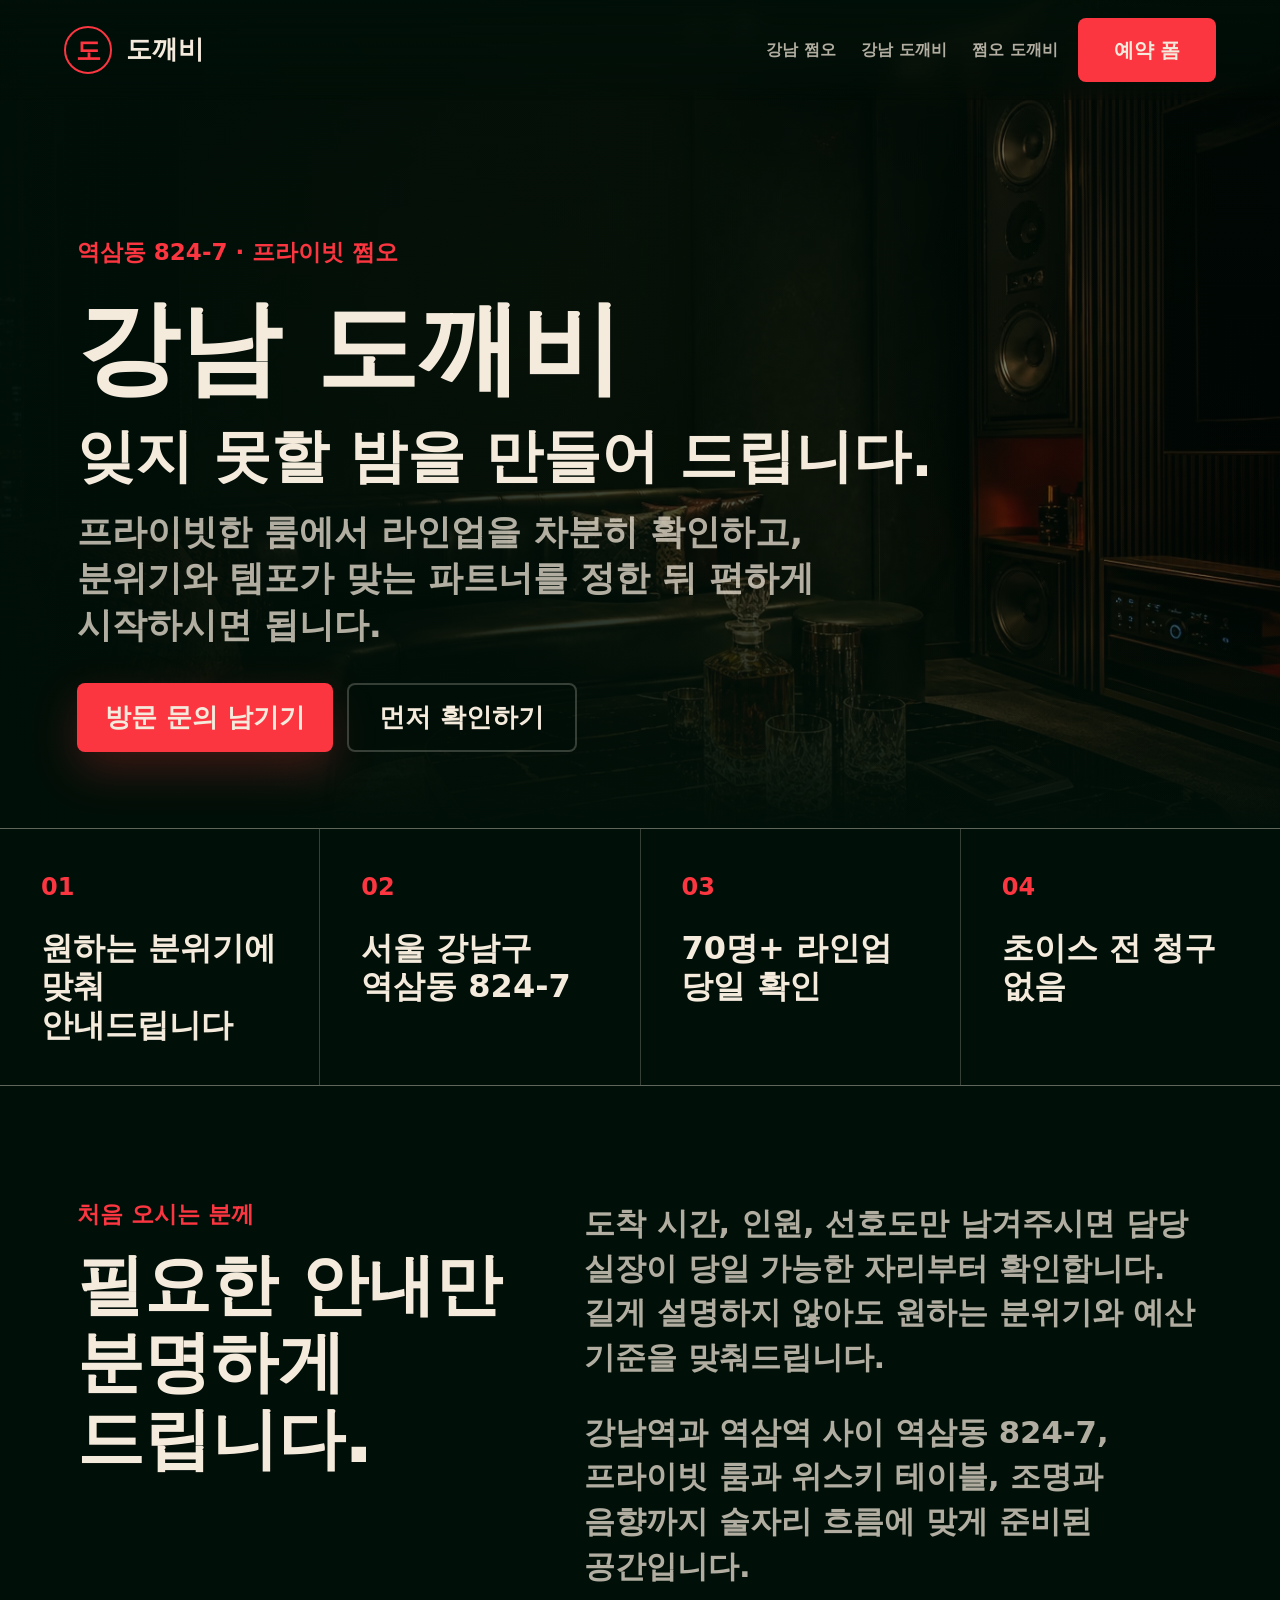
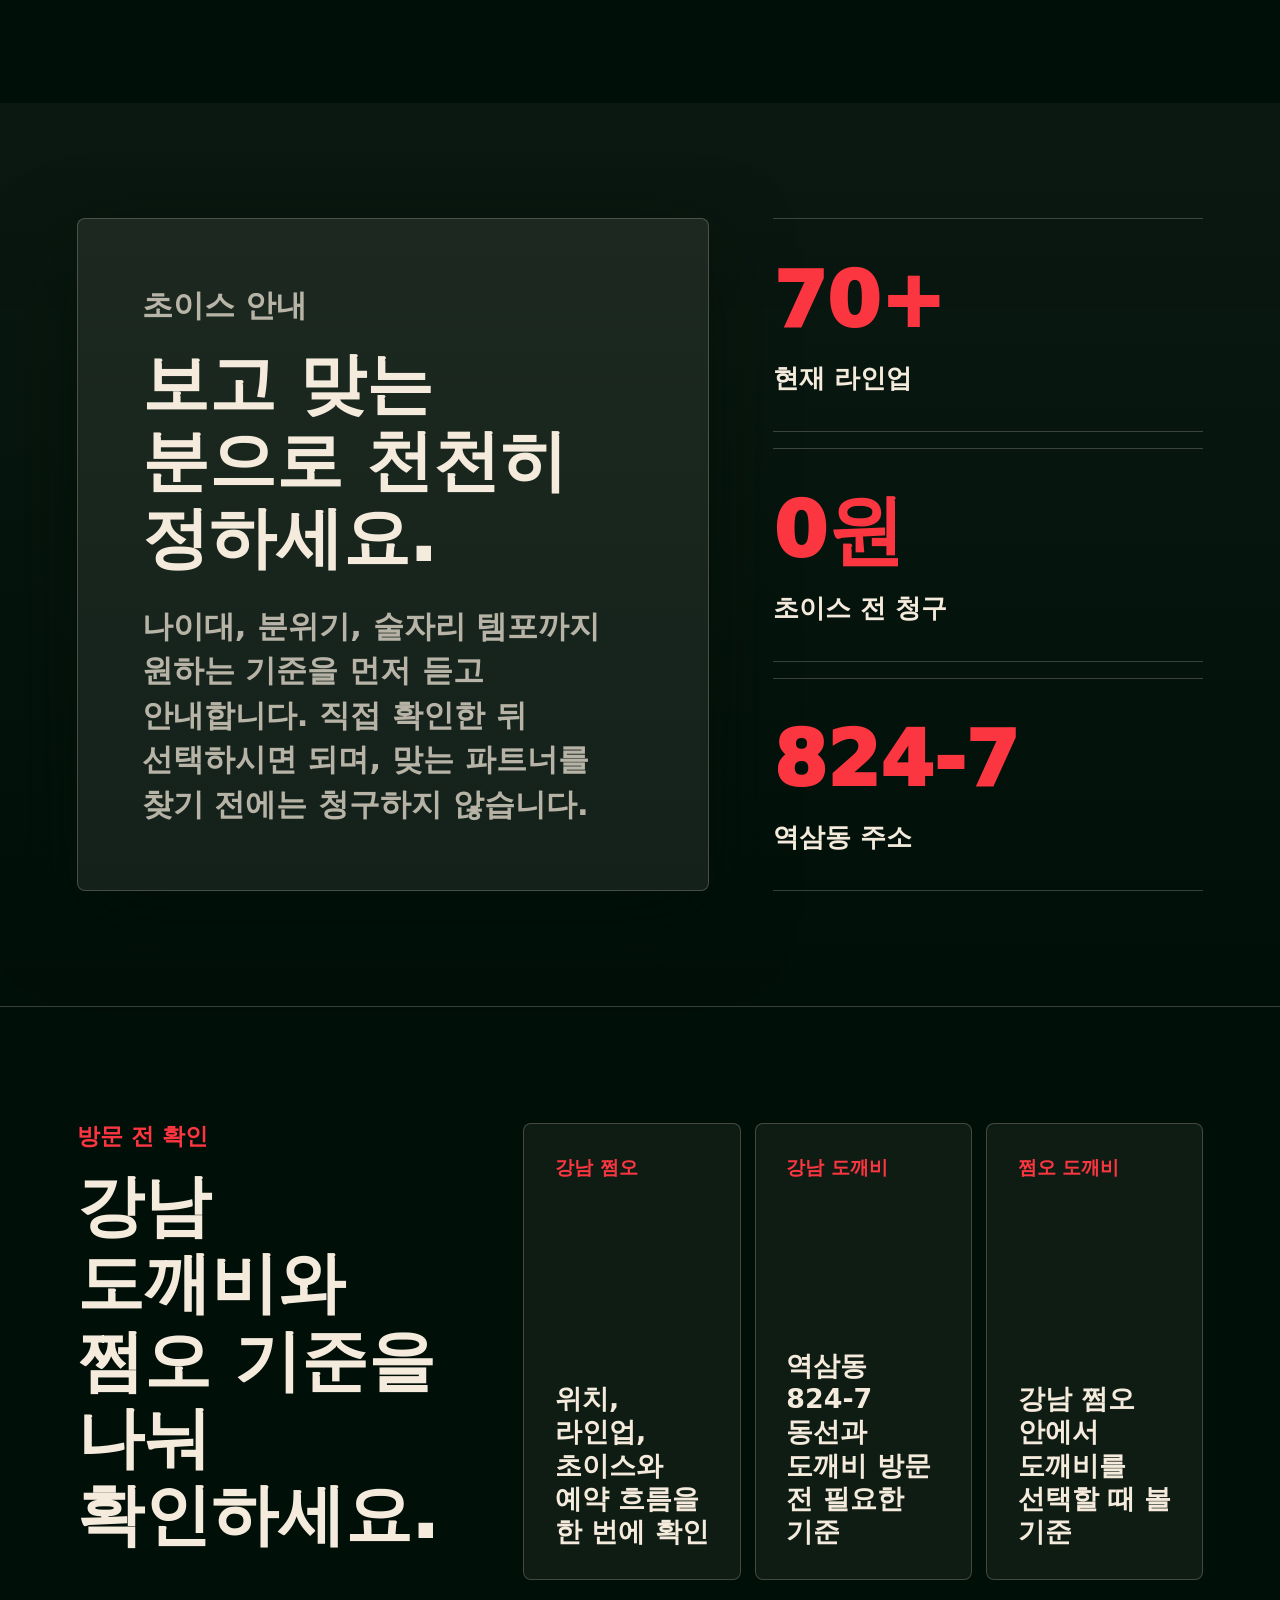
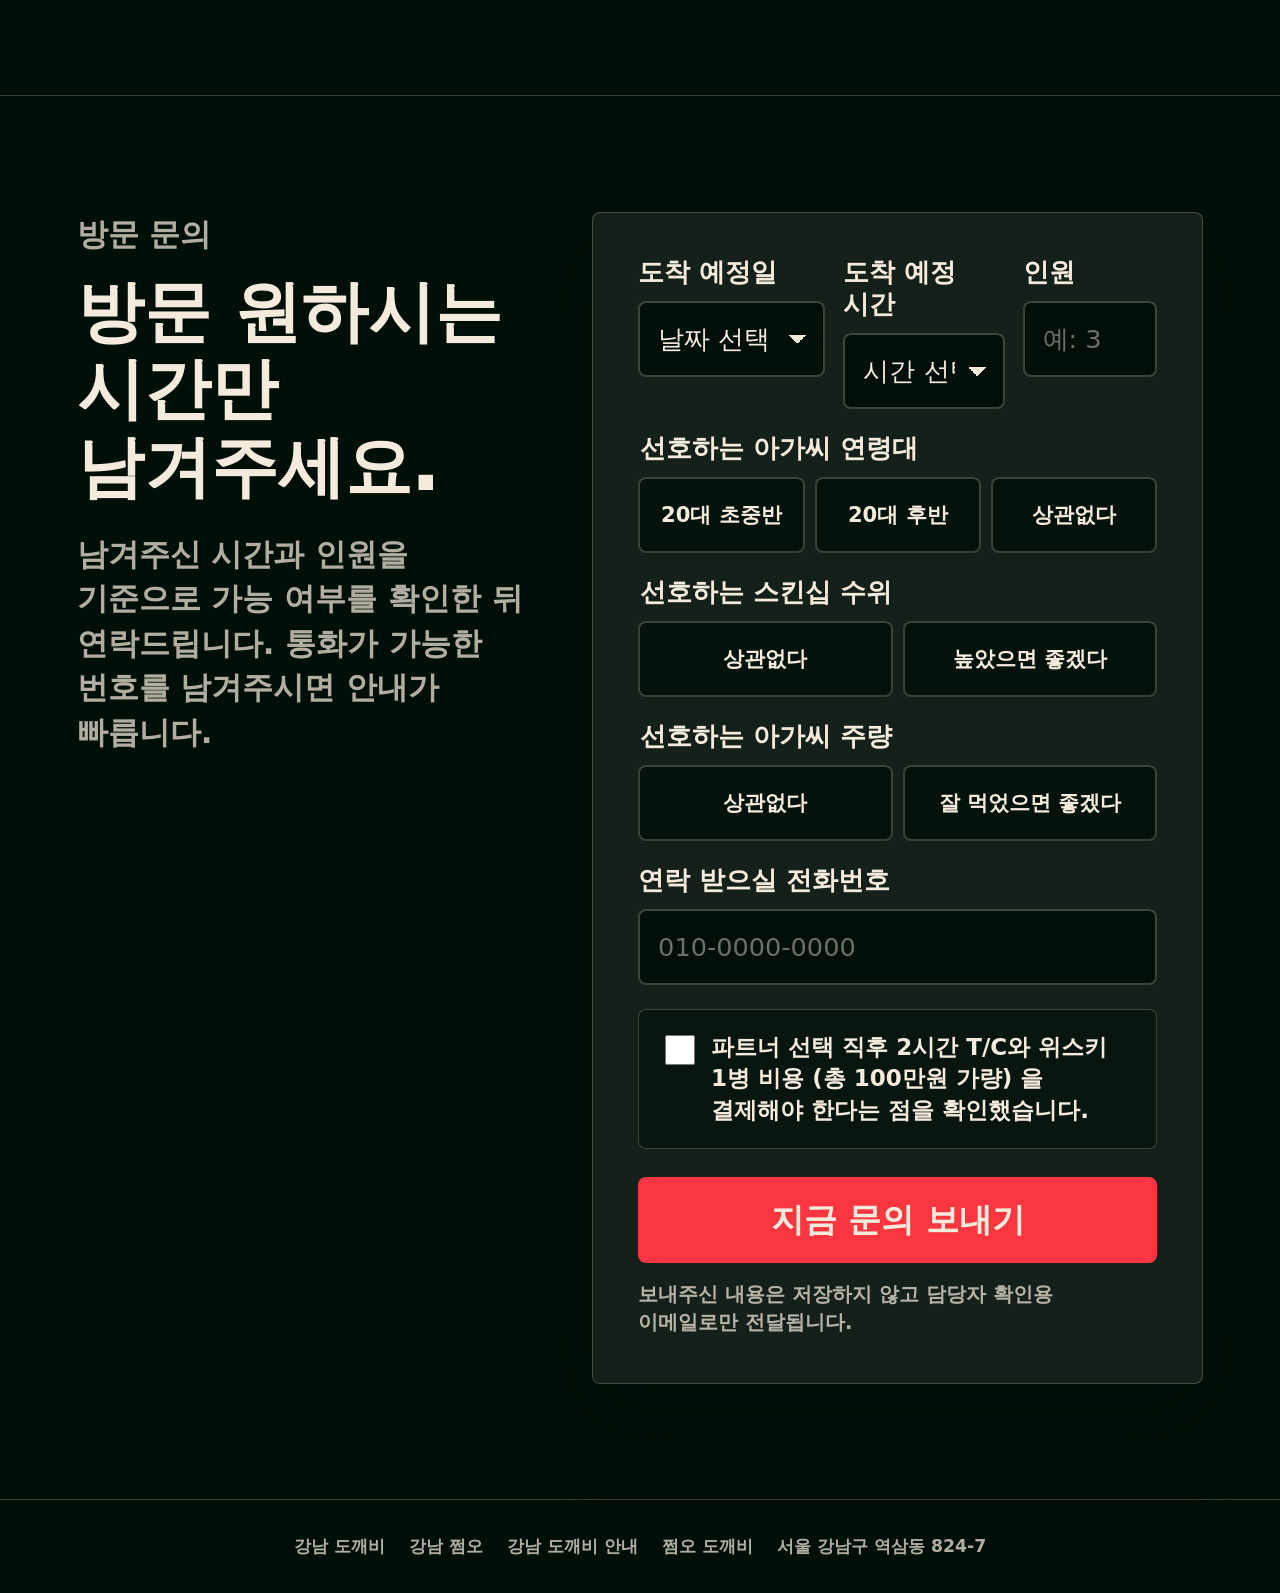
<file: index.html>
<!doctype html>
<html lang="ko">
  <head>
    <meta charset="utf-8">
    <meta name="viewport" content="width=device-width, initial-scale=1">
    <title>강남 도깨비 | 역삼동 프라이빗 쩜오 예약</title>
    <meta
      name="description"
      content="서울 강남구 역삼동 824-7 강남 도깨비. 강남 쩜오와 프라이빗 쩜오 방문 문의, 70명+ 라인업, 초이스 전 청구 없는 예약 안내."
    >
    <meta name="robots" content="index,follow">
    <link rel="canonical" href="https://nightingangnam.vercel.app/">
    <meta property="og:type" content="website">
    <meta property="og:locale" content="ko_KR">
    <meta property="og:site_name" content="강남 도깨비">
    <meta property="og:url" content="https://nightingangnam.vercel.app/">
    <meta property="og:title" content="강남 도깨비 | 역삼동 프라이빗 쩜오 예약">
    <meta
      property="og:description"
      content="강남 도깨비 방문 전 위치, 라인업, 초이스 기준, 예약 문의를 한 번에 확인하세요."
    >
    <meta property="og:image" content="https://nightingangnam.vercel.app/assets/dokkaebi-lounge-hero.png">
    <meta property="og:image:width" content="1774">
    <meta property="og:image:height" content="887">
    <meta name="twitter:card" content="summary_large_image">
    <meta name="twitter:title" content="강남 도깨비 | 역삼동 프라이빗 쩜오 예약">
    <meta
      name="twitter:description"
      content="강남 쩜오와 강남 도깨비 방문 문의를 위한 위치, 라인업, 예약 기준 안내."
    >
    <meta name="twitter:image" content="https://nightingangnam.vercel.app/assets/dokkaebi-lounge-hero.png">
    <meta name="theme-color" content="#000F08">
    <link rel="preload" href="assets/dokkaebi-lounge-hero.avif" as="image" type="image/avif">
    <link rel="stylesheet" href="styles.css">
    <script type="application/ld+json">
      {
        "@context": "https://schema.org",
        "@graph": [
          {
            "@type": "WebSite",
            "@id": "https://nightingangnam.vercel.app/#website",
            "url": "https://nightingangnam.vercel.app/",
            "name": "강남 도깨비",
            "inLanguage": "ko-KR"
          },
          {
            "@type": "EntertainmentBusiness",
            "@id": "https://nightingangnam.vercel.app/#business",
            "name": "강남 도깨비",
            "url": "https://nightingangnam.vercel.app/",
            "image": "https://nightingangnam.vercel.app/assets/dokkaebi-lounge-hero.png",
            "description": "서울 강남구 역삼동 824-7에 있는 프라이빗 쩜오 방문 문의 페이지입니다.",
            "address": {
              "@type": "PostalAddress",
              "streetAddress": "역삼동 824-7",
              "addressLocality": "강남구",
              "addressRegion": "서울",
              "addressCountry": "KR"
            },
            "areaServed": [
              {
                "@type": "Place",
                "name": "강남"
              },
              {
                "@type": "Place",
                "name": "역삼동"
              }
            ]
          },
          {
            "@type": "WebPage",
            "@id": "https://nightingangnam.vercel.app/#webpage",
            "url": "https://nightingangnam.vercel.app/",
            "name": "강남 도깨비 | 역삼동 프라이빗 쩜오 예약",
            "description": "강남 도깨비 방문 문의, 위치, 라인업, 초이스 기준, 예약 안내.",
            "isPartOf": {
              "@id": "https://nightingangnam.vercel.app/#website"
            },
            "about": {
              "@id": "https://nightingangnam.vercel.app/#business"
            },
            "inLanguage": "ko-KR"
          }
        ]
      }
    </script>
  </head>
  <body>
    <header class="site-header" aria-label="상단 안내">
      <a class="brand" href="./" aria-label="강남 도깨비 홈">
        <span class="brand-mark" aria-hidden="true">도</span>
        <span>도깨비</span>
      </a>
      <nav class="site-nav" aria-label="주요 페이지">
        <a href="gangnam-jjeomo/">강남 쩜오</a>
        <a href="gangnam-dokkaebi/">강남 도깨비</a>
        <a href="jjeomo-dokkaebi/">쩜오 도깨비</a>
      </nav>
      <a class="header-cta" href="#reservation">예약 폼</a>
    </header>

    <main id="top">
      <section class="hero" aria-labelledby="hero-title">
        <picture>
          <source srcset="assets/dokkaebi-lounge-hero.avif" type="image/avif">
          <source srcset="assets/dokkaebi-lounge-hero.webp" type="image/webp">
          <img
            class="hero-image"
            src="assets/dokkaebi-lounge-hero.png"
            width="1774"
            height="887"
            fetchpriority="high"
            decoding="async"
            alt="강남 도깨비 프라이빗 쩜오의 위스키 테이블과 레드 조명 룸"
          >
        </picture>
        <div class="hero-overlay" aria-hidden="true"></div>
        <div class="hero-content">
          <p class="eyebrow">역삼동 824-7 · 프라이빗 쩜오</p>
          <h1 id="hero-title">강남 도깨비</h1>
          <p class="hero-lede">잊지 못할 밤을 만들어 드립니다.</p>
          <p class="hero-copy">
            프라이빗한 룸에서 라인업을 차분히 확인하고, 분위기와 템포가 맞는 파트너를
            정한 뒤 편하게 시작하시면 됩니다.
          </p>
          <div class="hero-actions">
            <a class="primary-button" href="#reservation">방문 문의 남기기</a>
            <a class="secondary-button" href="#details">먼저 확인하기</a>
          </div>
        </div>
      </section>

      <section id="details" class="trust-band" aria-label="도깨비 핵심 안내">
        <article class="trust-item">
          <span class="trust-number">01</span>
          <strong>원하는 분위기에 맞춰 안내드립니다</strong>
        </article>
        <article class="trust-item">
          <span class="trust-number">02</span>
          <strong>서울 강남구 역삼동 824-7</strong>
        </article>
        <article class="trust-item">
          <span class="trust-number">03</span>
          <strong>70명+ 라인업 당일 확인</strong>
        </article>
        <article class="trust-item">
          <span class="trust-number">04</span>
          <strong>초이스 전 청구 없음</strong>
        </article>
      </section>

      <section class="intro-section" aria-labelledby="intro-title">
        <div class="section-heading">
          <p class="eyebrow">처음 오시는 분께</p>
          <h2 id="intro-title">필요한 안내만 분명하게 드립니다.</h2>
        </div>
        <div class="intro-copy">
          <p>
            도착 시간, 인원, 선호도만 남겨주시면 담당 실장이 당일 가능한 자리부터
            확인합니다. 길게 설명하지 않아도 원하는 분위기와 예산 기준을 맞춰드립니다.
          </p>
          <p>
            강남역과 역삼역 사이 역삼동 824-7, 프라이빗 룸과 위스키 테이블, 조명과
            음향까지 술자리 흐름에 맞게 준비된 공간입니다.
          </p>
        </div>
      </section>

      <section class="choice-section" aria-label="초이스 안내">
        <div class="choice-panel">
          <p class="eyebrow">초이스 안내</p>
          <h2>보고 맞는 분으로 천천히 정하세요.</h2>
          <p>
            나이대, 분위기, 술자리 템포까지 원하는 기준을 먼저 듣고 안내합니다. 직접
            확인한 뒤 선택하시면 되며, 맞는 파트너를 찾기 전에는 청구하지 않습니다.
          </p>
        </div>
        <div class="choice-metrics" aria-label="운영 정보">
          <div>
            <strong>70+</strong>
            <span>현재 라인업</span>
          </div>
          <div>
            <strong>0원</strong>
            <span>초이스 전 청구</span>
          </div>
          <div>
            <strong>824-7</strong>
            <span>역삼동 주소</span>
          </div>
        </div>
      </section>

      <section class="seo-links-section" aria-labelledby="seo-links-title">
        <div class="section-heading">
          <p class="eyebrow">방문 전 확인</p>
          <h2 id="seo-links-title">강남 도깨비와 쩜오 기준을 나눠 확인하세요.</h2>
        </div>
        <div class="link-grid">
          <a class="link-card" href="gangnam-jjeomo/">
            <span>강남 쩜오</span>
            <strong>위치, 라인업, 초이스와 예약 흐름을 한 번에 확인</strong>
          </a>
          <a class="link-card" href="gangnam-dokkaebi/">
            <span>강남 도깨비</span>
            <strong>역삼동 824-7 동선과 도깨비 방문 전 필요한 기준</strong>
          </a>
          <a class="link-card" href="jjeomo-dokkaebi/">
            <span>쩜오 도깨비</span>
            <strong>강남 쩜오 안에서 도깨비를 선택할 때 볼 기준</strong>
          </a>
        </div>
      </section>

      <section id="reservation" class="reservation-section" aria-labelledby="reservation-title">
        <div class="reservation-copy">
          <p class="eyebrow">방문 문의</p>
          <h2 id="reservation-title">방문 원하시는 시간만 남겨주세요.</h2>
          <p>
            남겨주신 시간과 인원을 기준으로 가능 여부를 확인한 뒤 연락드립니다. 통화가
            가능한 번호를 남겨주시면 안내가 빠릅니다.
          </p>
        </div>

        <form class="reservation-form" id="reservation-form" autocomplete="on" novalidate>
          <input type="hidden" name="_subject" value="강남 도깨비 방문 문의">
          <input type="hidden" name="_template" value="table">
          <input type="hidden" name="_captcha" value="false">
          <input type="text" name="_honey" tabindex="-1" autocomplete="off" class="honeypot" aria-hidden="true">
          <input type="hidden" name="도착 예정 시간" id="arrival-datetime">

          <div class="form-grid arrival-grid">
            <label class="field">
              <span>도착 예정일</span>
              <select name="도착 예정일" id="arrival-day" required>
                <option value="">날짜 선택</option>
                <option value="오늘">오늘</option>
                <option value="내일">내일</option>
                <option value="모레">모레</option>
                <option value="전화로 조율">전화로 조율</option>
              </select>
            </label>

            <label class="field">
              <span>도착 예정 시간</span>
              <select id="arrival-time" required>
                <option value="">시간 선택</option>
                <option value="0시">0시</option>
                <option value="1시">1시</option>
                <option value="2시">2시</option>
                <option value="3시">3시</option>
                <option value="4시">4시</option>
                <option value="5시">5시</option>
                <option value="6시">6시</option>
                <option value="7시">7시</option>
                <option value="8시">8시</option>
                <option value="9시">9시</option>
                <option value="10시">10시</option>
                <option value="11시">11시</option>
                <option value="12시">12시</option>
                <option value="13시">13시</option>
                <option value="14시">14시</option>
                <option value="15시">15시</option>
                <option value="16시">16시</option>
                <option value="17시">17시</option>
                <option value="18시">18시</option>
                <option value="19시">19시</option>
                <option value="20시">20시</option>
                <option value="21시">21시</option>
                <option value="22시">22시</option>
                <option value="23시">23시</option>
              </select>
            </label>

            <label class="field">
              <span>인원</span>
              <input type="number" name="인원" min="1" max="30" step="1" placeholder="예: 3" required>
            </label>
          </div>

          <fieldset class="choice-field">
            <legend>선호하는 아가씨 연령대</legend>
            <div class="segmented">
              <label><input type="radio" name="선호하는 아가씨 연령대" value="20대 초중반" required><span>20대 초중반</span></label>
              <label><input type="radio" name="선호하는 아가씨 연령대" value="20대 후반"><span>20대 후반</span></label>
              <label><input type="radio" name="선호하는 아가씨 연령대" value="상관없다"><span>상관없다</span></label>
            </div>
          </fieldset>

          <fieldset class="choice-field">
            <legend>선호하는 스킨십 수위</legend>
            <div class="segmented two">
              <label><input type="radio" name="선호하는 스킨십 수위" value="상관없다" required><span>상관없다</span></label>
              <label><input type="radio" name="선호하는 스킨십 수위" value="높았으면 좋겠다"><span>높았으면 좋겠다</span></label>
            </div>
          </fieldset>

          <fieldset class="choice-field">
            <legend>선호하는 아가씨 주량</legend>
            <div class="segmented two">
              <label><input type="radio" name="선호하는 아가씨 주량" value="상관없다" required><span>상관없다</span></label>
              <label><input type="radio" name="선호하는 아가씨 주량" value="잘 먹었으면 좋겠다"><span>잘 먹었으면 좋겠다</span></label>
            </div>
          </fieldset>

          <label class="field">
            <span>연락 받으실 전화번호</span>
            <input type="tel" name="연락 받으실 전화번호" inputmode="tel" placeholder="010-0000-0000" required>
          </label>

          <label class="confirm-field">
            <input type="checkbox" name="결제 기준 확인" value="확인함" required>
            <span>
              파트너 선택 직후 2시간 T/C와 위스키 1병 비용 (총 100만원 가량) 을
              결제해야 한다는 점을 확인했습니다.
            </span>
          </label>

          <button class="submit-button" type="submit">지금 문의 보내기</button>
          <p class="form-note">보내주신 내용은 저장하지 않고 담당자 확인용 이메일로만 전달됩니다.</p>
        </form>
      </section>
    </main>

    <div class="modal" id="response-modal" role="dialog" aria-modal="true" aria-labelledby="modal-title" hidden>
      <div class="modal-panel">
        <h2 id="modal-title">문의가 접수되었습니다.</h2>
        <p id="modal-message">곧 담당 실장이 전화드릴 예정입니다. 휴대폰을 잘 확인해 주세요.</p>
        <button class="modal-button" type="button" id="modal-close">확인</button>
      </div>
    </div>

    <footer class="site-footer" aria-label="하단 안내">
      <a href="./">강남 도깨비</a>
      <a href="gangnam-jjeomo/">강남 쩜오</a>
      <a href="gangnam-dokkaebi/">강남 도깨비 안내</a>
      <a href="jjeomo-dokkaebi/">쩜오 도깨비</a>
      <span>서울 강남구 역삼동 824-7</span>
    </footer>

    <script src="script.js"></script>
  </body>
</html>
</file>
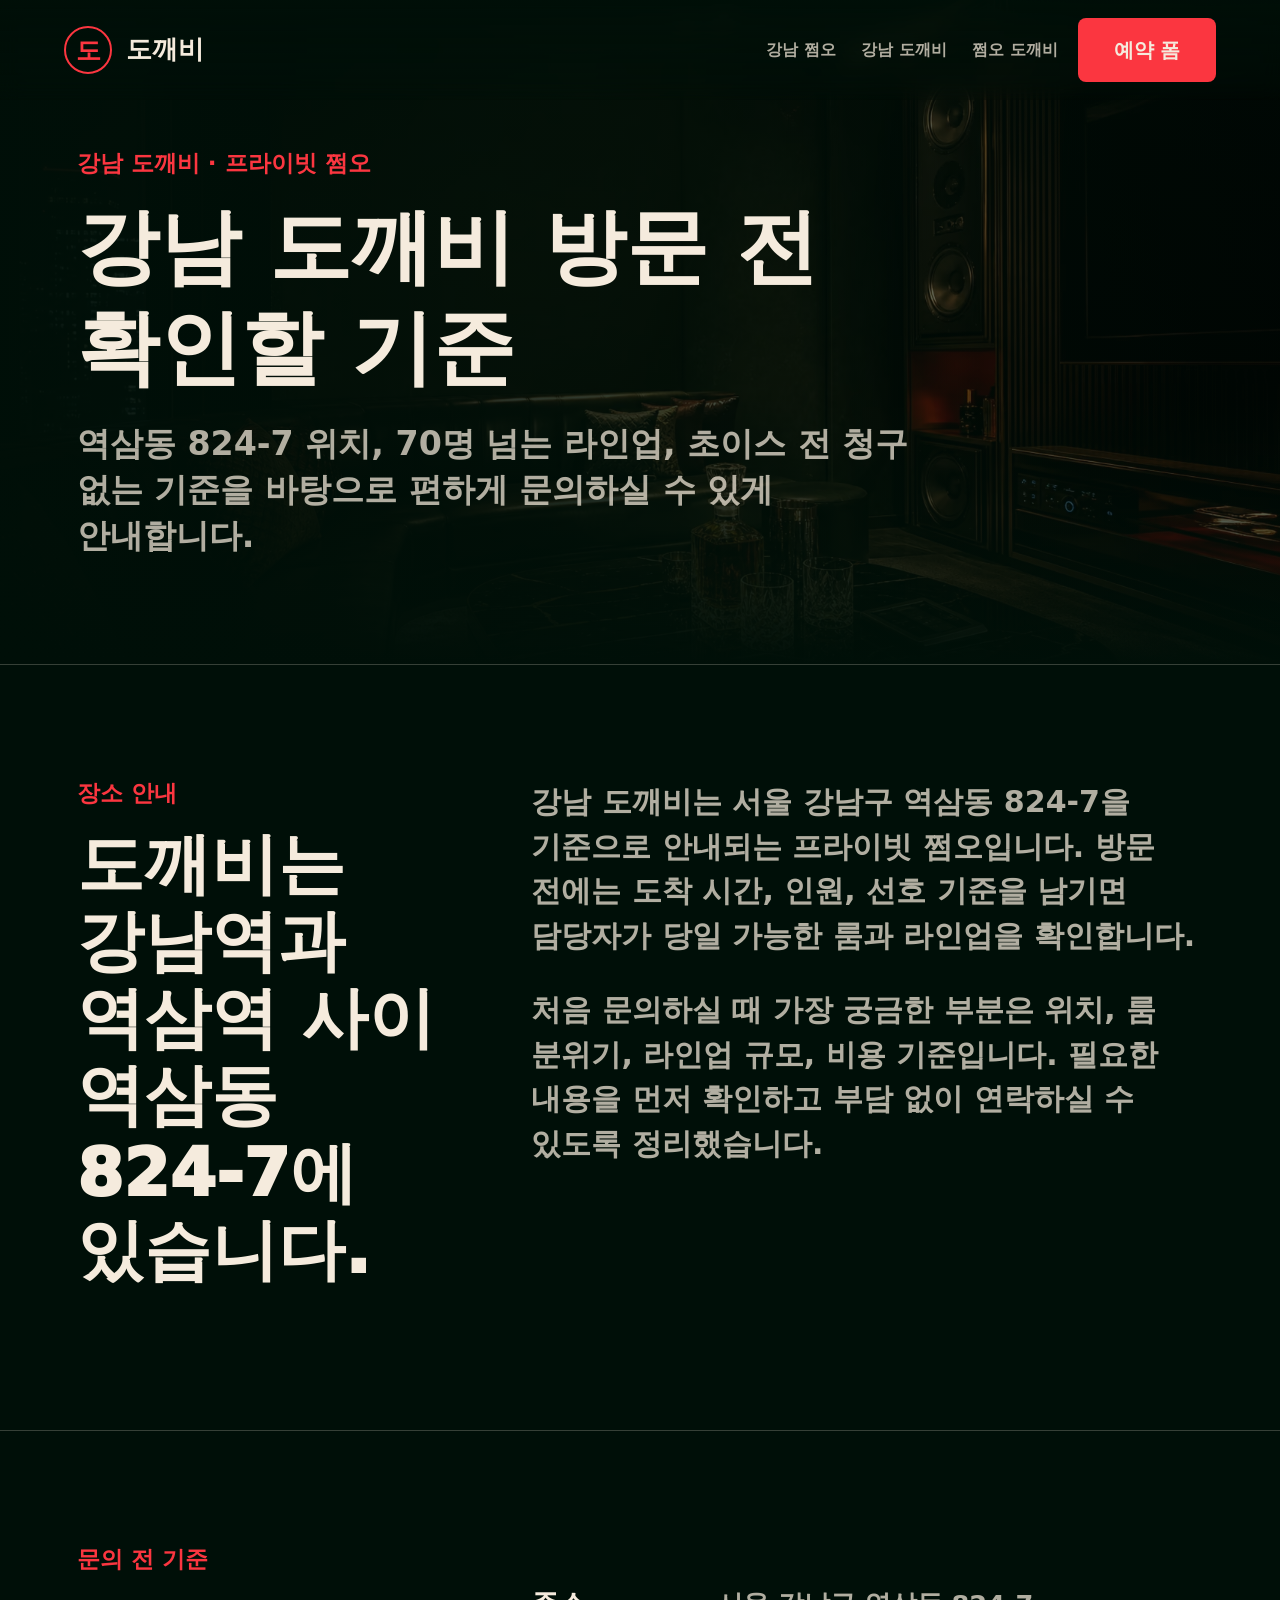
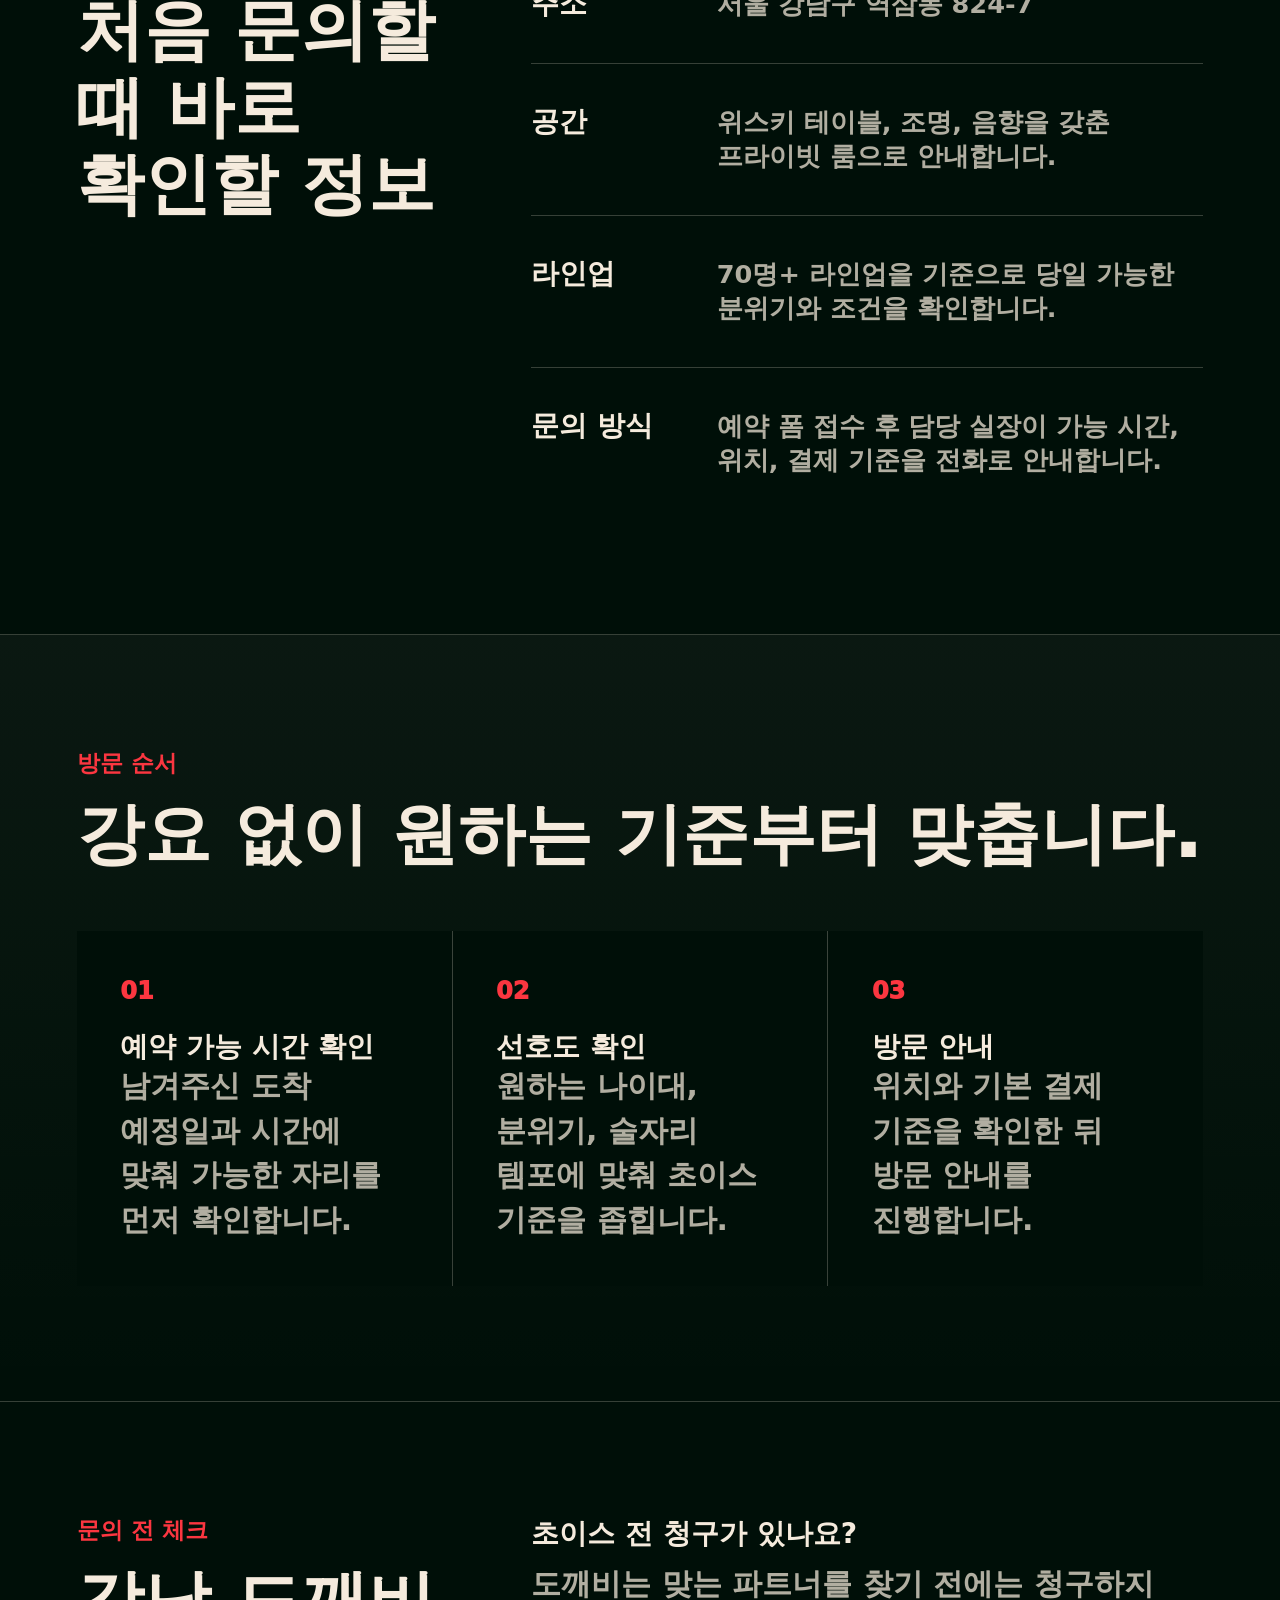
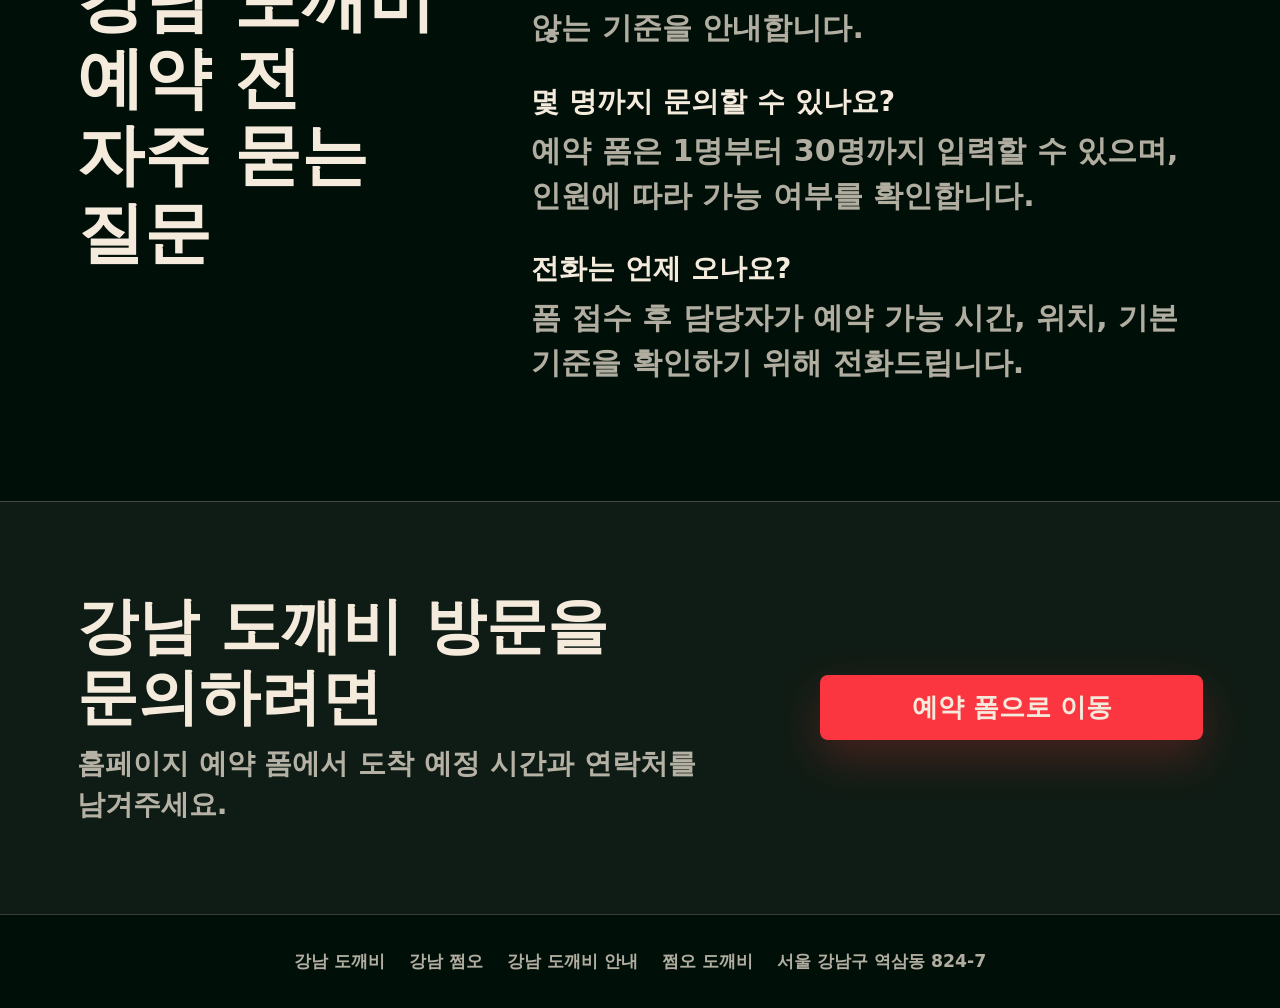
<file: gangnam-dokkaebi/index.html>
<!doctype html>
<html lang="ko">
  <head>
    <meta charset="utf-8">
    <meta name="viewport" content="width=device-width, initial-scale=1">
    <title>강남 도깨비 | 역삼동 824-7 예약 안내</title>
    <meta
      name="description"
      content="강남 도깨비 방문 문의 안내. 역삼동 824-7 위치, 70명+ 라인업, 초이스 전 청구 없는 프라이빗 쩜오 예약 기준."
    >
    <meta name="robots" content="index,follow">
    <link rel="canonical" href="https://nightingangnam.vercel.app/gangnam-dokkaebi/">
    <meta property="og:type" content="article">
    <meta property="og:locale" content="ko_KR">
    <meta property="og:site_name" content="강남 도깨비">
    <meta property="og:url" content="https://nightingangnam.vercel.app/gangnam-dokkaebi/">
    <meta property="og:title" content="강남 도깨비 | 역삼동 824-7 예약 안내">
    <meta
      property="og:description"
      content="강남 도깨비의 위치, 라인업, 초이스 기준, 방문 문의 흐름을 확인하세요."
    >
    <meta property="og:image" content="https://nightingangnam.vercel.app/assets/dokkaebi-lounge-hero.png">
    <meta property="og:image:width" content="1774">
    <meta property="og:image:height" content="887">
    <meta name="twitter:card" content="summary_large_image">
    <meta name="twitter:title" content="강남 도깨비 | 역삼동 824-7 예약 안내">
    <meta
      name="twitter:description"
      content="강남 도깨비 방문 전 위치와 예약 기준을 확인하세요."
    >
    <meta name="twitter:image" content="https://nightingangnam.vercel.app/assets/dokkaebi-lounge-hero.png">
    <meta name="theme-color" content="#000F08">
    <link rel="preload" href="../assets/dokkaebi-lounge-hero.avif" as="image" type="image/avif">
    <link rel="stylesheet" href="../styles.css">
    <script type="application/ld+json">
      {
        "@context": "https://schema.org",
        "@graph": [
          {
            "@type": "EntertainmentBusiness",
            "@id": "https://nightingangnam.vercel.app/#business",
            "name": "강남 도깨비",
            "url": "https://nightingangnam.vercel.app/",
            "image": "https://nightingangnam.vercel.app/assets/dokkaebi-lounge-hero.png",
            "description": "서울 강남구 역삼동 824-7에 있는 프라이빗 쩜오 방문 문의 페이지입니다.",
            "address": {
              "@type": "PostalAddress",
              "streetAddress": "역삼동 824-7",
              "addressLocality": "강남구",
              "addressRegion": "서울",
              "addressCountry": "KR"
            },
            "areaServed": [
              {
                "@type": "Place",
                "name": "강남"
              },
              {
                "@type": "Place",
                "name": "역삼동"
              }
            ]
          },
          {
            "@type": "WebPage",
            "@id": "https://nightingangnam.vercel.app/gangnam-dokkaebi/#webpage",
            "url": "https://nightingangnam.vercel.app/gangnam-dokkaebi/",
            "name": "강남 도깨비 | 역삼동 824-7 예약 안내",
            "description": "강남 도깨비 방문 문의 안내와 위치, 라인업, 초이스 기준.",
            "about": {
              "@id": "https://nightingangnam.vercel.app/#business"
            },
            "inLanguage": "ko-KR"
          },
          {
            "@type": "BreadcrumbList",
            "@id": "https://nightingangnam.vercel.app/gangnam-dokkaebi/#breadcrumb",
            "itemListElement": [
              {
                "@type": "ListItem",
                "position": 1,
                "name": "강남 도깨비",
                "item": "https://nightingangnam.vercel.app/"
              },
              {
                "@type": "ListItem",
                "position": 2,
                "name": "강남 도깨비 안내",
                "item": "https://nightingangnam.vercel.app/gangnam-dokkaebi/"
              }
            ]
          }
        ]
      }
    </script>
  </head>
  <body>
    <header class="site-header" aria-label="상단 안내">
      <a class="brand" href="../" aria-label="강남 도깨비 홈">
        <span class="brand-mark" aria-hidden="true">도</span>
        <span>도깨비</span>
      </a>
      <nav class="site-nav" aria-label="주요 페이지">
        <a href="../gangnam-jjeomo/">강남 쩜오</a>
        <a href="../gangnam-dokkaebi/">강남 도깨비</a>
        <a href="../jjeomo-dokkaebi/">쩜오 도깨비</a>
      </nav>
      <a class="header-cta" href="../#reservation">예약 폼</a>
    </header>

    <main id="top">
      <section class="page-hero" aria-labelledby="page-title">
        <picture>
          <source srcset="../assets/dokkaebi-lounge-hero.avif" type="image/avif">
          <source srcset="../assets/dokkaebi-lounge-hero.webp" type="image/webp">
          <img
            class="hero-image"
            src="../assets/dokkaebi-lounge-hero.png"
            width="1774"
            height="887"
            fetchpriority="high"
            decoding="async"
            alt="강남 도깨비 역삼동 프라이빗 쩜오 룸"
          >
        </picture>
        <div class="hero-overlay" aria-hidden="true"></div>
        <div class="page-hero-content">
          <p class="eyebrow">강남 도깨비 · 프라이빗 쩜오</p>
          <h1 id="page-title">강남 도깨비 방문 전 확인할 기준</h1>
          <p>
            역삼동 824-7 위치, 70명 넘는 라인업, 초이스 전 청구 없는 기준을 바탕으로
            편하게 문의하실 수 있게 안내합니다.
          </p>
        </div>
      </section>

      <section class="content-section" aria-labelledby="venue-title">
        <div class="section-heading">
          <p class="eyebrow">장소 안내</p>
          <h2 id="venue-title">도깨비는 강남역과 역삼역 사이 역삼동 824-7에 있습니다.</h2>
        </div>
        <div class="content-copy">
          <p>
            강남 도깨비는 서울 강남구 역삼동 824-7을 기준으로 안내되는 프라이빗
            쩜오입니다. 방문 전에는 도착 시간, 인원, 선호 기준을 남기면 담당자가
            당일 가능한 룸과 라인업을 확인합니다.
          </p>
          <p>
            처음 문의하실 때 가장 궁금한 부분은 위치, 룸 분위기, 라인업 규모, 비용
            기준입니다. 필요한 내용을 먼저 확인하고 부담 없이 연락하실 수 있도록 정리했습니다.
          </p>
        </div>
      </section>

      <section class="content-section" aria-labelledby="dokkaebi-title">
        <div class="section-heading">
          <p class="eyebrow">문의 전 기준</p>
          <h2 id="dokkaebi-title">처음 문의할 때 바로 확인할 정보</h2>
        </div>
        <ul class="detail-list">
          <li>
            <strong>주소</strong>
            <span>서울 강남구 역삼동 824-7</span>
          </li>
          <li>
            <strong>공간</strong>
            <span>위스키 테이블, 조명, 음향을 갖춘 프라이빗 룸으로 안내합니다.</span>
          </li>
          <li>
            <strong>라인업</strong>
            <span>70명+ 라인업을 기준으로 당일 가능한 분위기와 조건을 확인합니다.</span>
          </li>
          <li>
            <strong>문의 방식</strong>
            <span>예약 폼 접수 후 담당 실장이 가능 시간, 위치, 결제 기준을 전화로 안내합니다.</span>
          </li>
        </ul>
      </section>

      <section class="process-section" aria-labelledby="visit-title">
        <div class="section-heading">
          <p class="eyebrow">방문 순서</p>
          <h2 id="visit-title">강요 없이 원하는 기준부터 맞춥니다.</h2>
        </div>
        <ol class="process-list">
          <li>
            <span>01</span>
            <strong>예약 가능 시간 확인</strong>
            남겨주신 도착 예정일과 시간에 맞춰 가능한 자리를 먼저 확인합니다.
          </li>
          <li>
            <span>02</span>
            <strong>선호도 확인</strong>
            원하는 나이대, 분위기, 술자리 템포에 맞춰 초이스 기준을 좁힙니다.
          </li>
          <li>
            <span>03</span>
            <strong>방문 안내</strong>
            위치와 기본 결제 기준을 확인한 뒤 방문 안내를 진행합니다.
          </li>
        </ol>
      </section>

      <section class="faq-section" aria-labelledby="faq-title">
        <div class="section-heading">
          <p class="eyebrow">문의 전 체크</p>
          <h2 id="faq-title">강남 도깨비 예약 전 자주 묻는 질문</h2>
        </div>
        <ul class="faq-list">
          <li>
            <strong>초이스 전 청구가 있나요?</strong>
            <p>도깨비는 맞는 파트너를 찾기 전에는 청구하지 않는 기준을 안내합니다.</p>
          </li>
          <li>
            <strong>몇 명까지 문의할 수 있나요?</strong>
            <p>예약 폼은 1명부터 30명까지 입력할 수 있으며, 인원에 따라 가능 여부를 확인합니다.</p>
          </li>
          <li>
            <strong>전화는 언제 오나요?</strong>
            <p>폼 접수 후 담당자가 예약 가능 시간, 위치, 기본 기준을 확인하기 위해 전화드립니다.</p>
          </li>
        </ul>
      </section>

      <section class="page-cta" aria-label="예약 문의">
        <div>
          <h2>강남 도깨비 방문을 문의하려면</h2>
          <p>홈페이지 예약 폼에서 도착 예정 시간과 연락처를 남겨주세요.</p>
        </div>
        <a class="primary-button" href="../#reservation">예약 폼으로 이동</a>
      </section>
    </main>

    <footer class="site-footer" aria-label="하단 안내">
      <a href="../">강남 도깨비</a>
      <a href="../gangnam-jjeomo/">강남 쩜오</a>
      <a href="../gangnam-dokkaebi/">강남 도깨비 안내</a>
      <a href="../jjeomo-dokkaebi/">쩜오 도깨비</a>
      <span>서울 강남구 역삼동 824-7</span>
    </footer>
  </body>
</html>
</file>
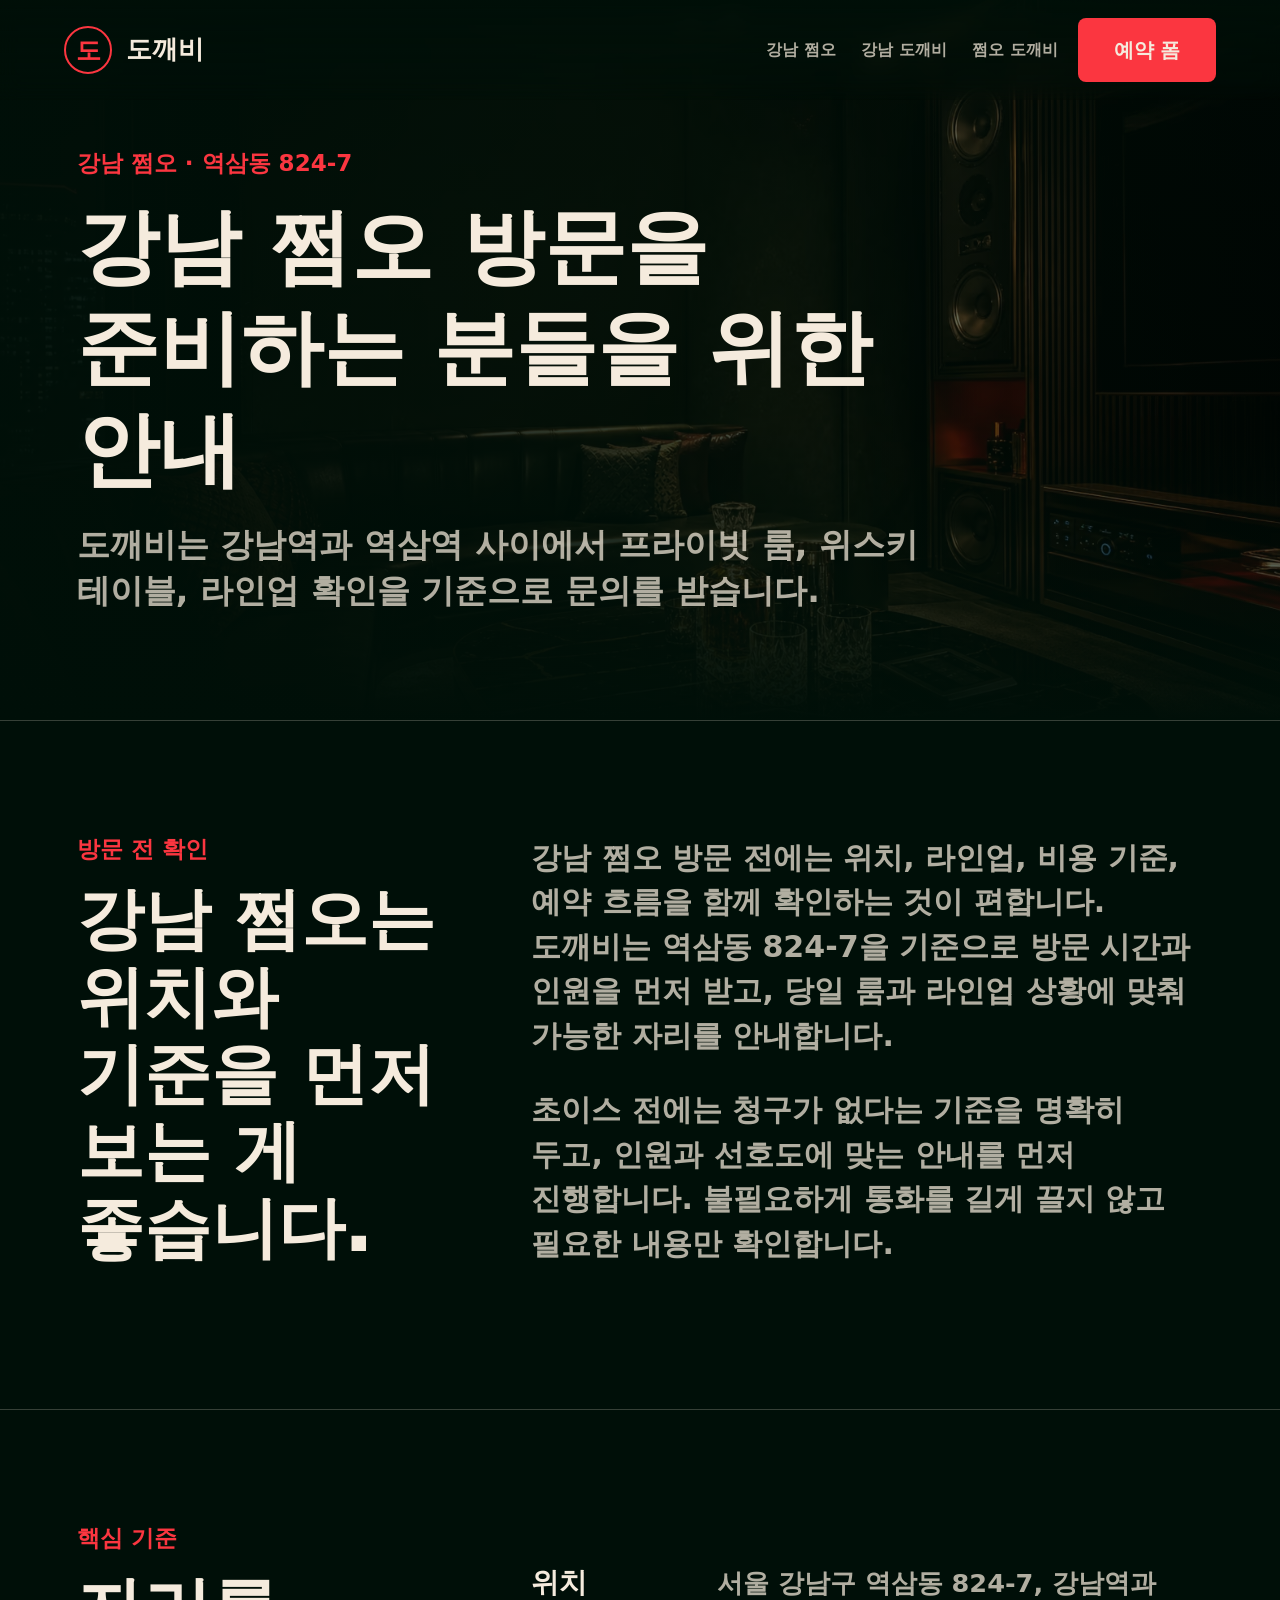
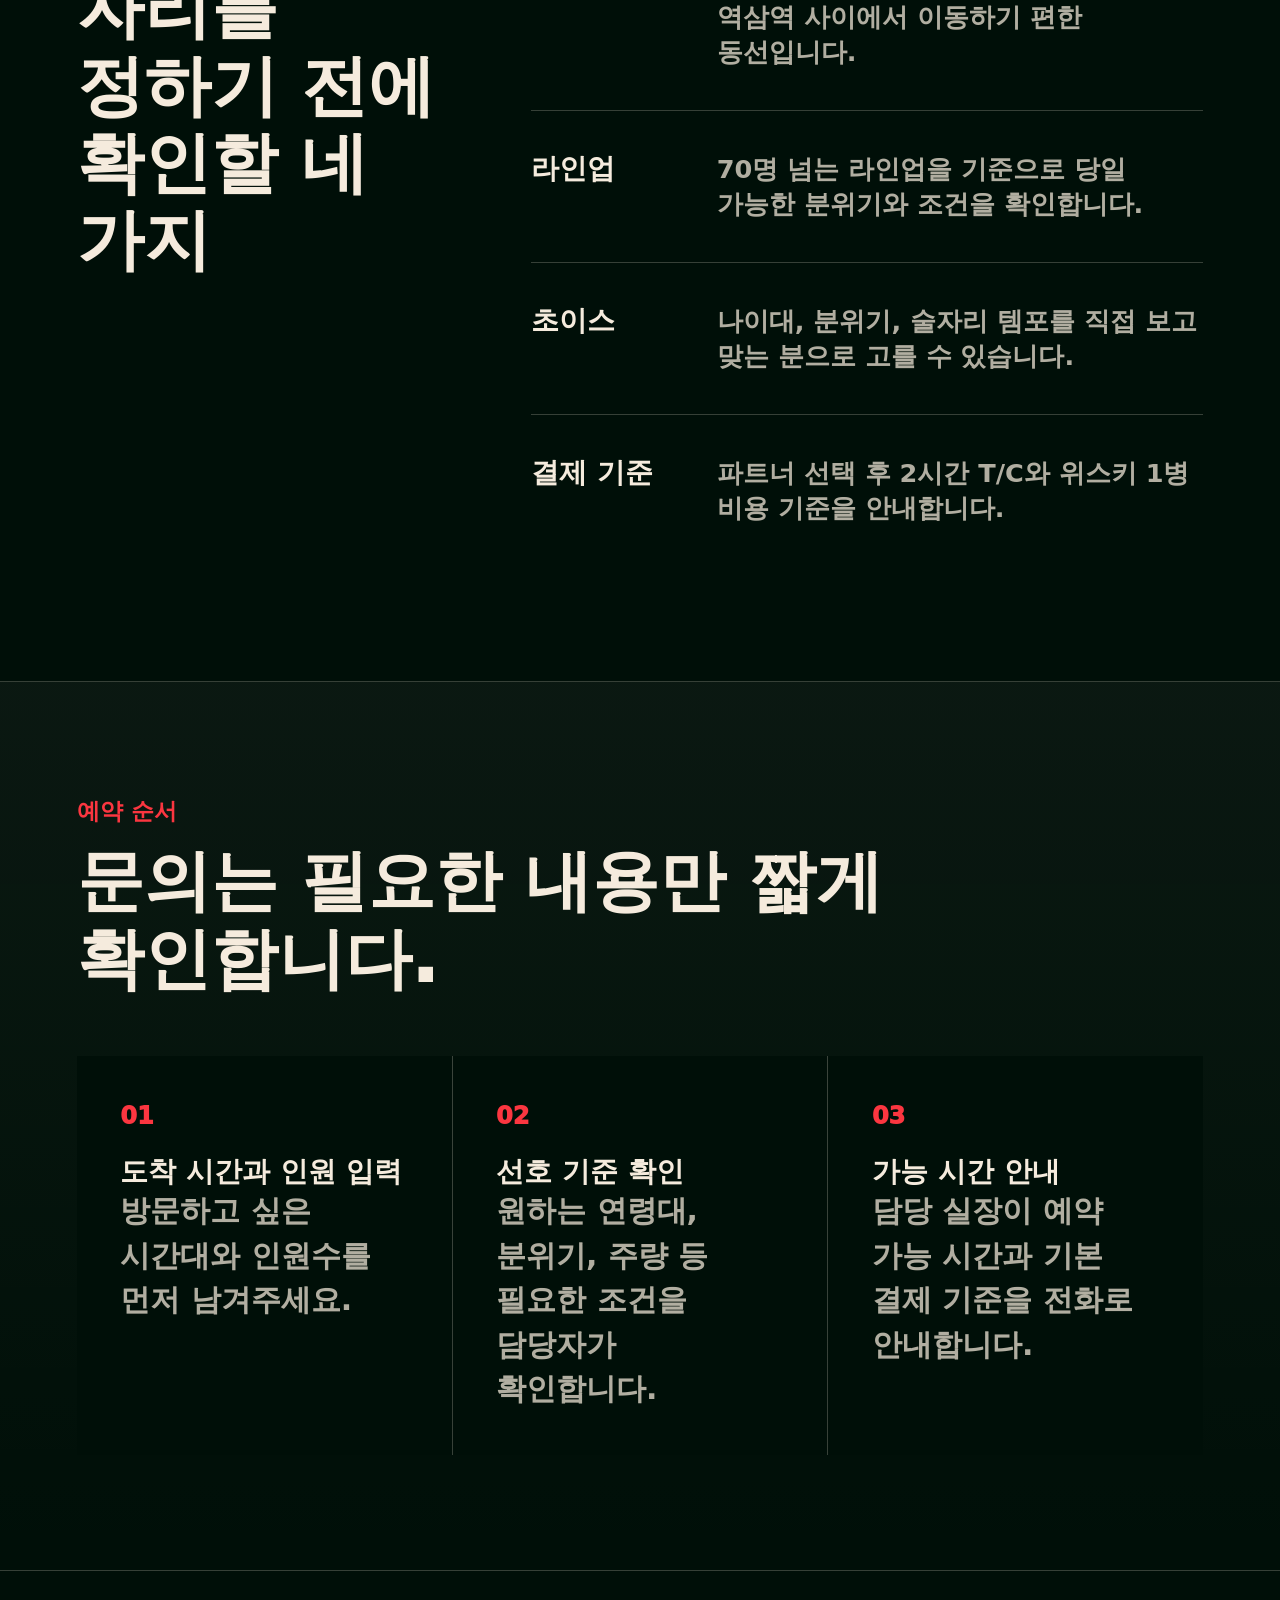
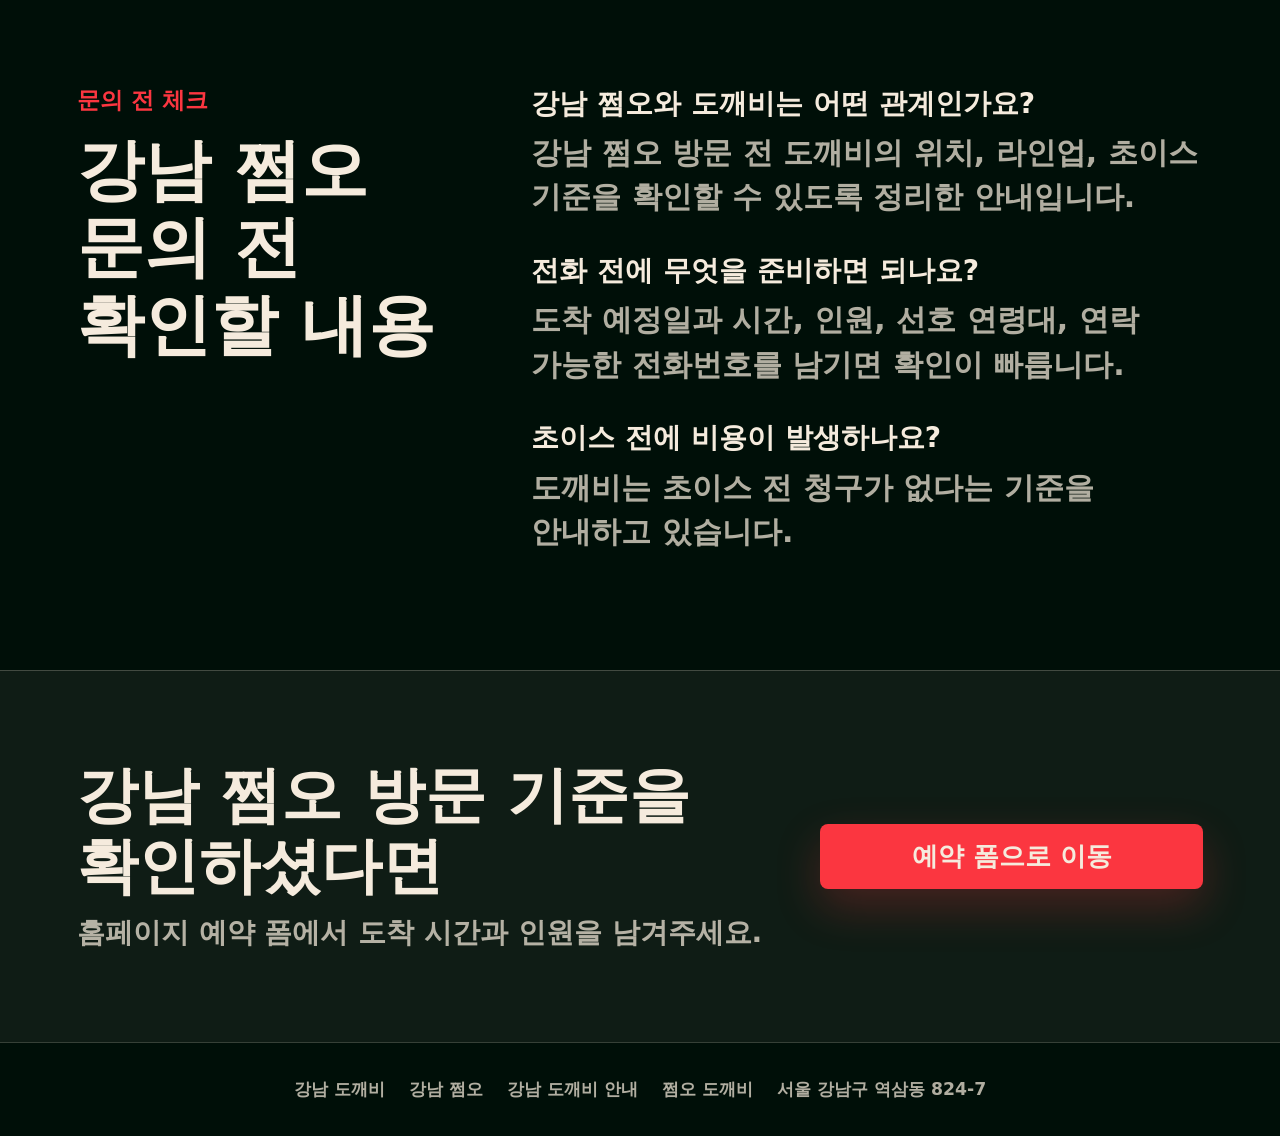
<file: gangnam-jjeomo/index.html>
<!doctype html>
<html lang="ko">
  <head>
    <meta charset="utf-8">
    <meta name="viewport" content="width=device-width, initial-scale=1">
    <title>강남 쩜오 안내 | 도깨비 프라이빗 쩜오 예약</title>
    <meta
      name="description"
      content="강남 쩜오 방문을 준비하는 분들을 위한 역삼동 도깨비 안내. 위치, 라인업, 초이스 기준, 예약 문의 흐름을 자연스럽게 확인하세요."
    >
    <meta name="robots" content="index,follow">
    <link rel="canonical" href="https://nightingangnam.vercel.app/gangnam-jjeomo/">
    <meta property="og:type" content="article">
    <meta property="og:locale" content="ko_KR">
    <meta property="og:site_name" content="강남 도깨비">
    <meta property="og:url" content="https://nightingangnam.vercel.app/gangnam-jjeomo/">
    <meta property="og:title" content="강남 쩜오 안내 | 도깨비 프라이빗 쩜오 예약">
    <meta
      property="og:description"
      content="강남 쩜오 방문 전 확인할 위치, 라인업, 예약 기준을 역삼동 도깨비 기준으로 안내합니다."
    >
    <meta property="og:image" content="https://nightingangnam.vercel.app/assets/dokkaebi-lounge-hero.png">
    <meta property="og:image:width" content="1774">
    <meta property="og:image:height" content="887">
    <meta name="twitter:card" content="summary_large_image">
    <meta name="twitter:title" content="강남 쩜오 안내 | 도깨비 프라이빗 쩜오 예약">
    <meta
      name="twitter:description"
      content="강남 쩜오 방문 문의 전 위치, 라인업, 초이스 기준을 확인하세요."
    >
    <meta name="twitter:image" content="https://nightingangnam.vercel.app/assets/dokkaebi-lounge-hero.png">
    <meta name="theme-color" content="#000F08">
    <link rel="preload" href="../assets/dokkaebi-lounge-hero.avif" as="image" type="image/avif">
    <link rel="stylesheet" href="../styles.css">
    <script type="application/ld+json">
      {
        "@context": "https://schema.org",
        "@graph": [
          {
            "@type": "EntertainmentBusiness",
            "@id": "https://nightingangnam.vercel.app/#business",
            "name": "강남 도깨비",
            "url": "https://nightingangnam.vercel.app/",
            "image": "https://nightingangnam.vercel.app/assets/dokkaebi-lounge-hero.png",
            "description": "서울 강남구 역삼동 824-7에 있는 프라이빗 쩜오 방문 문의 페이지입니다.",
            "address": {
              "@type": "PostalAddress",
              "streetAddress": "역삼동 824-7",
              "addressLocality": "강남구",
              "addressRegion": "서울",
              "addressCountry": "KR"
            },
            "areaServed": [
              {
                "@type": "Place",
                "name": "강남"
              },
              {
                "@type": "Place",
                "name": "역삼동"
              }
            ]
          },
          {
            "@type": "WebPage",
            "@id": "https://nightingangnam.vercel.app/gangnam-jjeomo/#webpage",
            "url": "https://nightingangnam.vercel.app/gangnam-jjeomo/",
            "name": "강남 쩜오 안내 | 도깨비 프라이빗 쩜오 예약",
            "description": "강남 쩜오 방문을 준비하는 분들을 위한 역삼동 도깨비 안내.",
            "about": {
              "@id": "https://nightingangnam.vercel.app/#business"
            },
            "inLanguage": "ko-KR"
          },
          {
            "@type": "BreadcrumbList",
            "@id": "https://nightingangnam.vercel.app/gangnam-jjeomo/#breadcrumb",
            "itemListElement": [
              {
                "@type": "ListItem",
                "position": 1,
                "name": "강남 도깨비",
                "item": "https://nightingangnam.vercel.app/"
              },
              {
                "@type": "ListItem",
                "position": 2,
                "name": "강남 쩜오",
                "item": "https://nightingangnam.vercel.app/gangnam-jjeomo/"
              }
            ]
          }
        ]
      }
    </script>
  </head>
  <body>
    <header class="site-header" aria-label="상단 안내">
      <a class="brand" href="../" aria-label="강남 도깨비 홈">
        <span class="brand-mark" aria-hidden="true">도</span>
        <span>도깨비</span>
      </a>
      <nav class="site-nav" aria-label="주요 페이지">
        <a href="../gangnam-jjeomo/">강남 쩜오</a>
        <a href="../gangnam-dokkaebi/">강남 도깨비</a>
        <a href="../jjeomo-dokkaebi/">쩜오 도깨비</a>
      </nav>
      <a class="header-cta" href="../#reservation">예약 폼</a>
    </header>

    <main id="top">
      <section class="page-hero" aria-labelledby="page-title">
        <picture>
          <source srcset="../assets/dokkaebi-lounge-hero.avif" type="image/avif">
          <source srcset="../assets/dokkaebi-lounge-hero.webp" type="image/webp">
          <img
            class="hero-image"
            src="../assets/dokkaebi-lounge-hero.png"
            width="1774"
            height="887"
            fetchpriority="high"
            decoding="async"
            alt="강남 쩜오 방문 문의를 위한 도깨비 프라이빗 룸"
          >
        </picture>
        <div class="hero-overlay" aria-hidden="true"></div>
        <div class="page-hero-content">
          <p class="eyebrow">강남 쩜오 · 역삼동 824-7</p>
          <h1 id="page-title">강남 쩜오 방문을 준비하는 분들을 위한 안내</h1>
          <p>
            도깨비는 강남역과 역삼역 사이에서 프라이빗 룸, 위스키 테이블, 라인업 확인을
            기준으로 문의를 받습니다.
          </p>
        </div>
      </section>

      <section class="content-section" aria-labelledby="intent-title">
        <div class="section-heading">
          <p class="eyebrow">방문 전 확인</p>
          <h2 id="intent-title">강남 쩜오는 위치와 기준을 먼저 보는 게 좋습니다.</h2>
        </div>
        <div class="content-copy">
          <p>
            강남 쩜오 방문 전에는 위치, 라인업, 비용 기준, 예약 흐름을 함께 확인하는
            것이 편합니다. 도깨비는 역삼동 824-7을 기준으로 방문 시간과 인원을 먼저 받고,
            당일 룸과 라인업 상황에 맞춰 가능한 자리를 안내합니다.
          </p>
          <p>
            초이스 전에는 청구가 없다는 기준을 명확히 두고, 인원과 선호도에 맞는 안내를
            먼저 진행합니다. 불필요하게 통화를 길게 끌지 않고 필요한 내용만 확인합니다.
          </p>
        </div>
      </section>

      <section class="content-section" aria-labelledby="check-title">
        <div class="section-heading">
          <p class="eyebrow">핵심 기준</p>
          <h2 id="check-title">자리를 정하기 전에 확인할 네 가지</h2>
        </div>
        <ul class="detail-list">
          <li>
            <strong>위치</strong>
            <span>서울 강남구 역삼동 824-7, 강남역과 역삼역 사이에서 이동하기 편한 동선입니다.</span>
          </li>
          <li>
            <strong>라인업</strong>
            <span>70명 넘는 라인업을 기준으로 당일 가능한 분위기와 조건을 확인합니다.</span>
          </li>
          <li>
            <strong>초이스</strong>
            <span>나이대, 분위기, 술자리 템포를 직접 보고 맞는 분으로 고를 수 있습니다.</span>
          </li>
          <li>
            <strong>결제 기준</strong>
            <span>파트너 선택 후 2시간 T/C와 위스키 1병 비용 기준을 안내합니다.</span>
          </li>
        </ul>
      </section>

      <section class="process-section" aria-labelledby="process-title">
        <div class="section-heading">
          <p class="eyebrow">예약 순서</p>
          <h2 id="process-title">문의는 필요한 내용만 짧게 확인합니다.</h2>
        </div>
        <ol class="process-list">
          <li>
            <span>01</span>
            <strong>도착 시간과 인원 입력</strong>
            방문하고 싶은 시간대와 인원수를 먼저 남겨주세요.
          </li>
          <li>
            <span>02</span>
            <strong>선호 기준 확인</strong>
            원하는 연령대, 분위기, 주량 등 필요한 조건을 담당자가 확인합니다.
          </li>
          <li>
            <span>03</span>
            <strong>가능 시간 안내</strong>
            담당 실장이 예약 가능 시간과 기본 결제 기준을 전화로 안내합니다.
          </li>
        </ol>
      </section>

      <section class="faq-section" aria-labelledby="faq-title">
        <div class="section-heading">
          <p class="eyebrow">문의 전 체크</p>
          <h2 id="faq-title">강남 쩜오 문의 전 확인할 내용</h2>
        </div>
        <ul class="faq-list">
          <li>
            <strong>강남 쩜오와 도깨비는 어떤 관계인가요?</strong>
            <p>강남 쩜오 방문 전 도깨비의 위치, 라인업, 초이스 기준을 확인할 수 있도록 정리한 안내입니다.</p>
          </li>
          <li>
            <strong>전화 전에 무엇을 준비하면 되나요?</strong>
            <p>도착 예정일과 시간, 인원, 선호 연령대, 연락 가능한 전화번호를 남기면 확인이 빠릅니다.</p>
          </li>
          <li>
            <strong>초이스 전에 비용이 발생하나요?</strong>
            <p>도깨비는 초이스 전 청구가 없다는 기준을 안내하고 있습니다.</p>
          </li>
        </ul>
      </section>

      <section class="page-cta" aria-label="예약 문의">
        <div>
          <h2>강남 쩜오 방문 기준을 확인하셨다면</h2>
          <p>홈페이지 예약 폼에서 도착 시간과 인원을 남겨주세요.</p>
        </div>
        <a class="primary-button" href="../#reservation">예약 폼으로 이동</a>
      </section>
    </main>

    <footer class="site-footer" aria-label="하단 안내">
      <a href="../">강남 도깨비</a>
      <a href="../gangnam-jjeomo/">강남 쩜오</a>
      <a href="../gangnam-dokkaebi/">강남 도깨비 안내</a>
      <a href="../jjeomo-dokkaebi/">쩜오 도깨비</a>
      <span>서울 강남구 역삼동 824-7</span>
    </footer>
  </body>
</html>
</file>
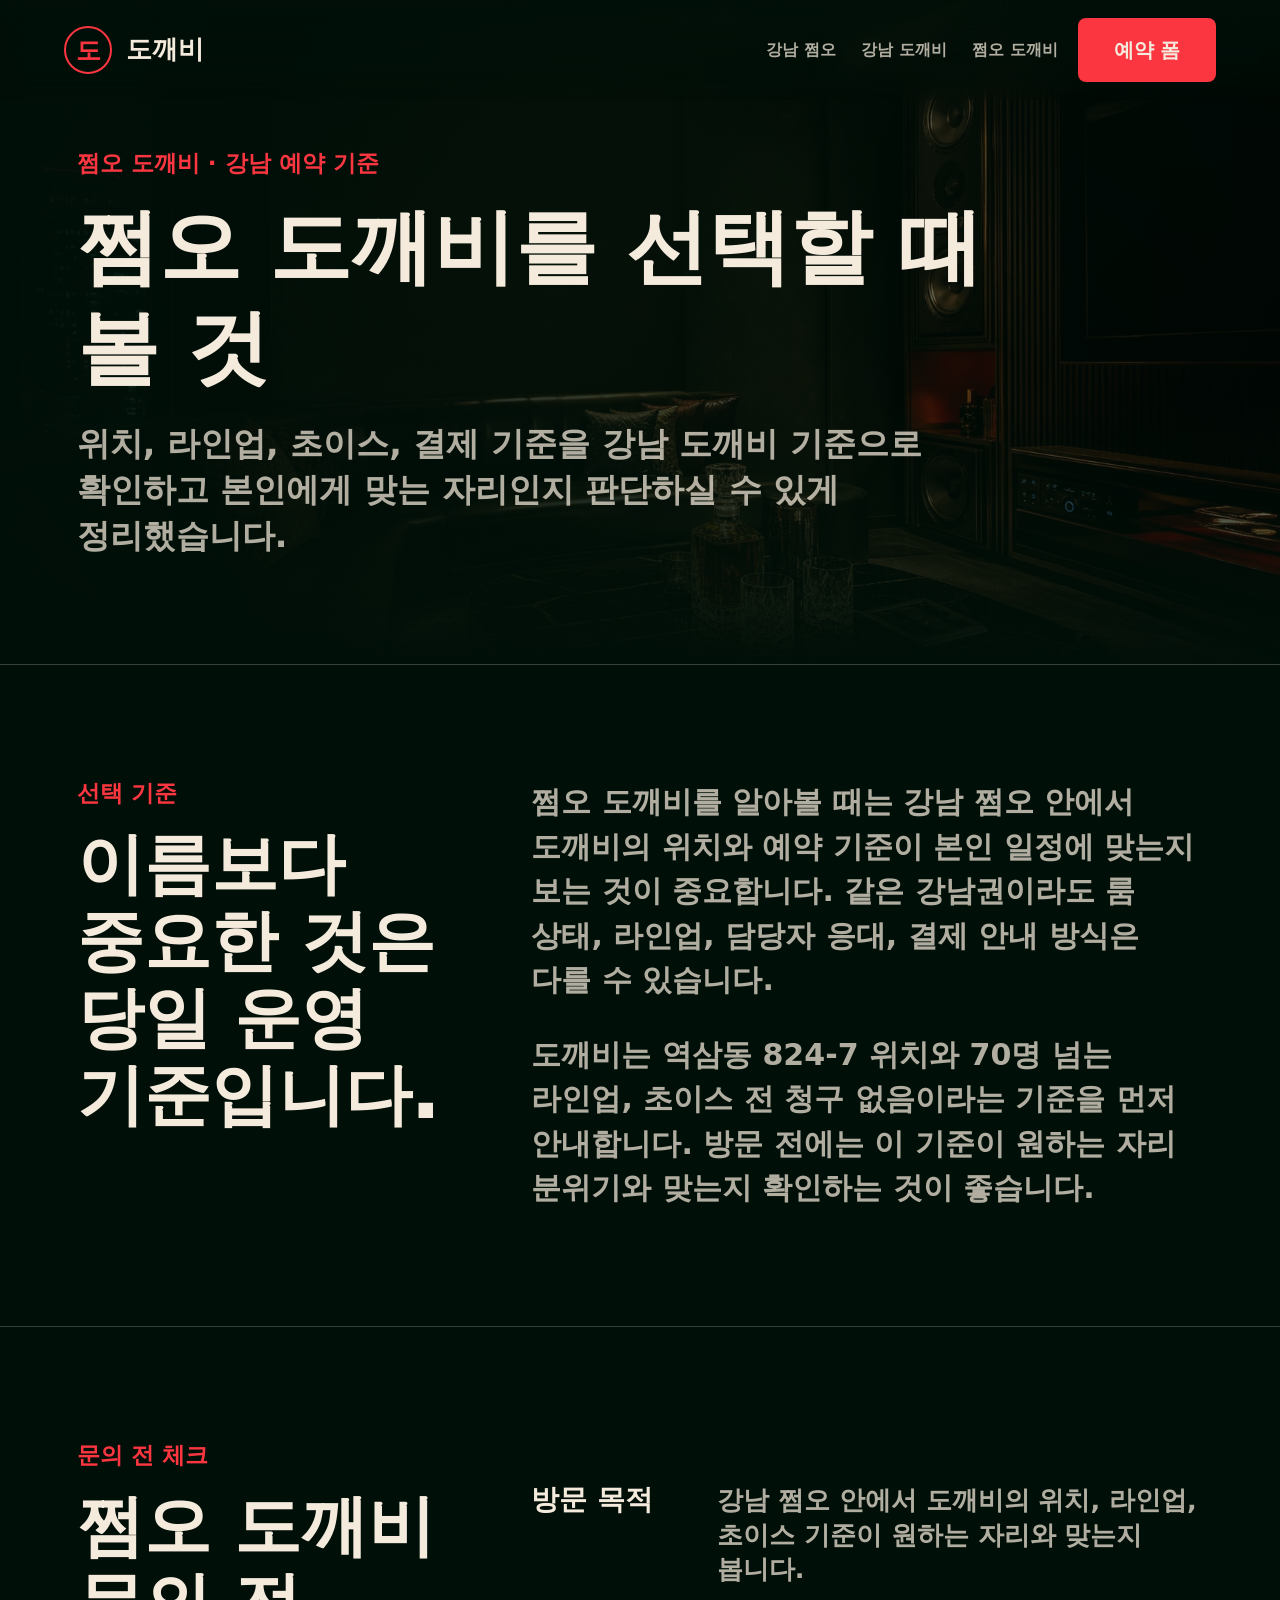
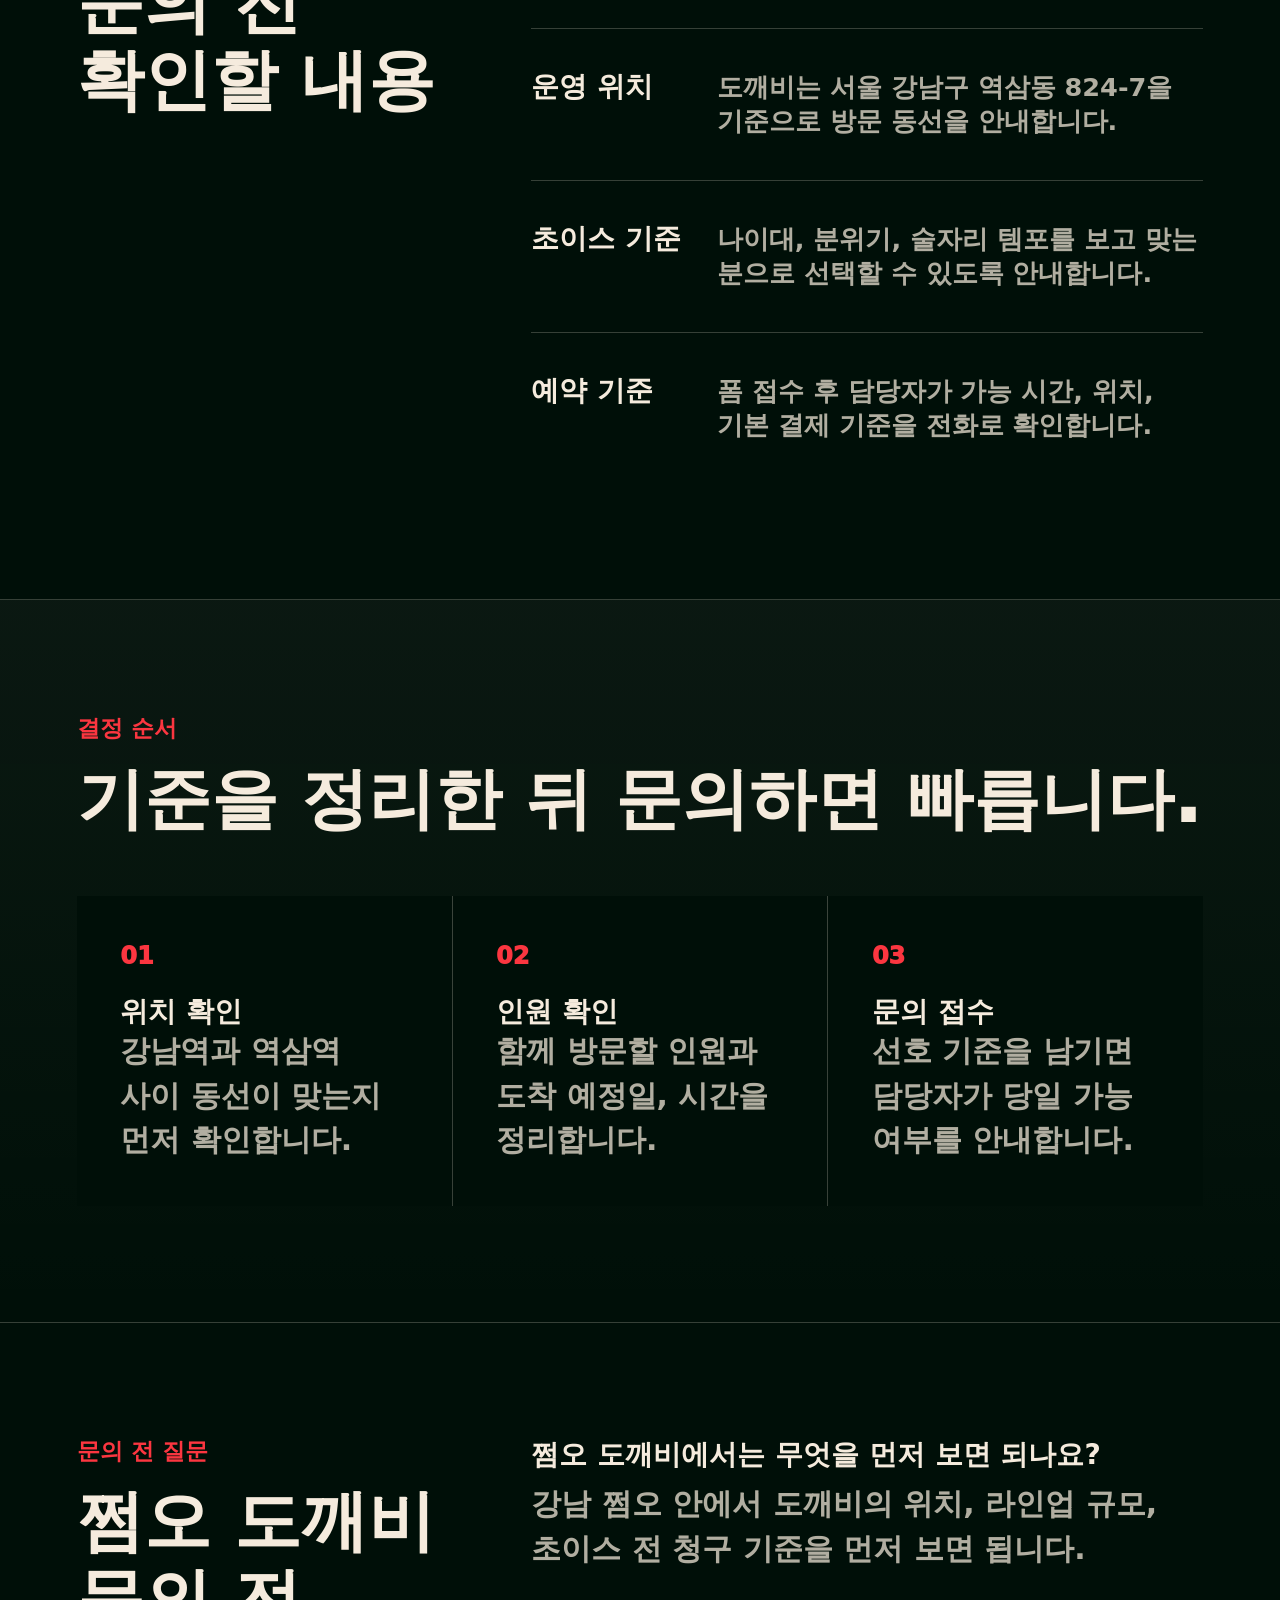
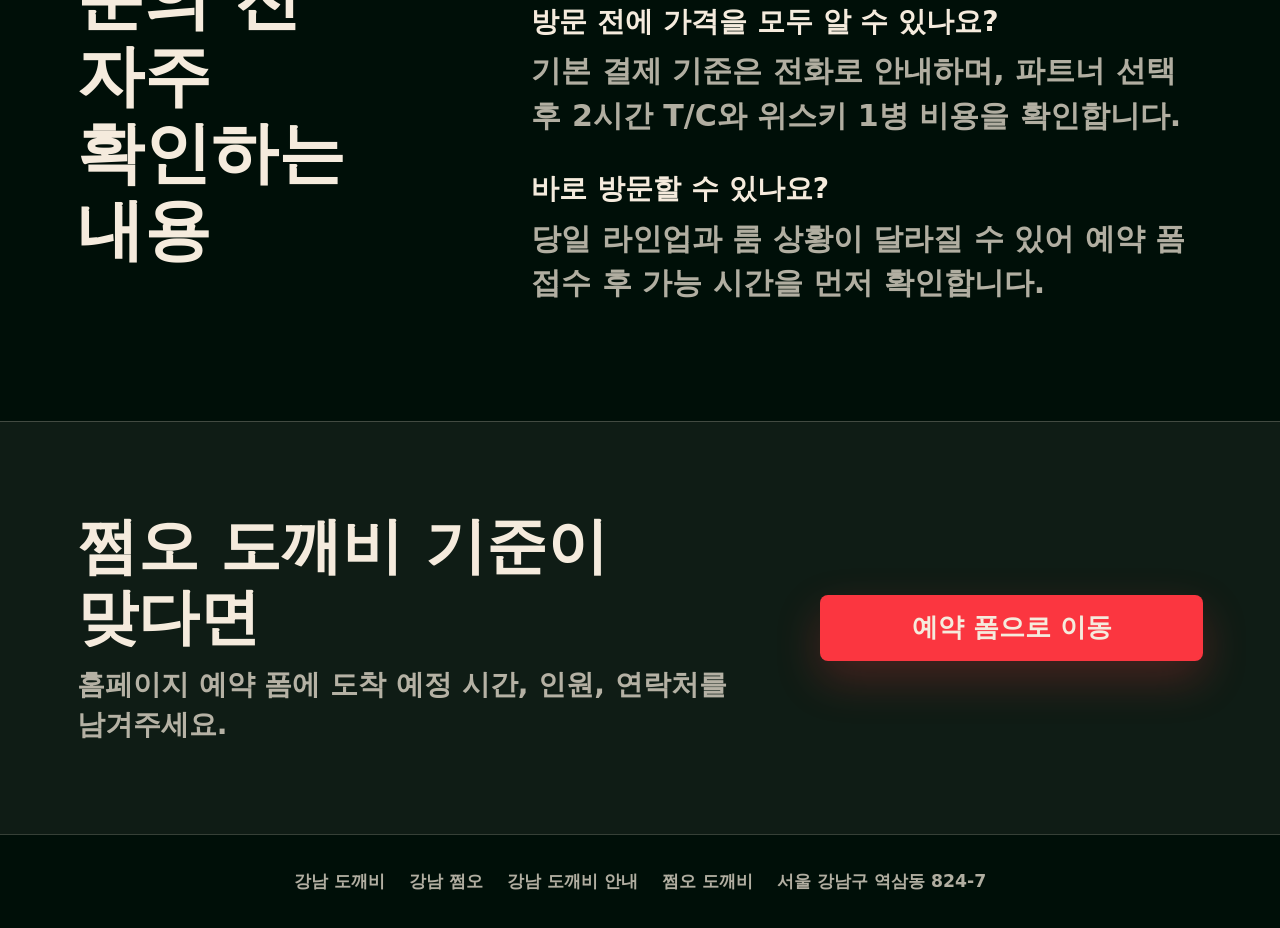
<file: jjeomo-dokkaebi/index.html>
<!doctype html>
<html lang="ko">
  <head>
    <meta charset="utf-8">
    <meta name="viewport" content="width=device-width, initial-scale=1">
    <title>쩜오 도깨비 | 강남 쩜오 도깨비 예약 기준</title>
    <meta
      name="description"
      content="쩜오 도깨비 방문을 준비하는 분들을 위한 강남 도깨비 안내. 역삼동 위치, 라인업, 초이스 전 청구 없는 예약 기준."
    >
    <meta name="robots" content="index,follow">
    <link rel="canonical" href="https://nightingangnam.vercel.app/jjeomo-dokkaebi/">
    <meta property="og:type" content="article">
    <meta property="og:locale" content="ko_KR">
    <meta property="og:site_name" content="강남 도깨비">
    <meta property="og:url" content="https://nightingangnam.vercel.app/jjeomo-dokkaebi/">
    <meta property="og:title" content="쩜오 도깨비 | 강남 쩜오 도깨비 예약 기준">
    <meta
      property="og:description"
      content="쩜오 도깨비 방문 전 강남 도깨비 위치, 라인업, 예약 기준을 확인하세요."
    >
    <meta property="og:image" content="https://nightingangnam.vercel.app/assets/dokkaebi-lounge-hero.png">
    <meta property="og:image:width" content="1774">
    <meta property="og:image:height" content="887">
    <meta name="twitter:card" content="summary_large_image">
    <meta name="twitter:title" content="쩜오 도깨비 | 강남 쩜오 도깨비 예약 기준">
    <meta
      name="twitter:description"
      content="쩜오 도깨비 방문 전 위치, 라인업, 예약 기준을 확인하세요."
    >
    <meta name="twitter:image" content="https://nightingangnam.vercel.app/assets/dokkaebi-lounge-hero.png">
    <meta name="theme-color" content="#000F08">
    <link rel="preload" href="../assets/dokkaebi-lounge-hero.avif" as="image" type="image/avif">
    <link rel="stylesheet" href="../styles.css">
    <script type="application/ld+json">
      {
        "@context": "https://schema.org",
        "@graph": [
          {
            "@type": "EntertainmentBusiness",
            "@id": "https://nightingangnam.vercel.app/#business",
            "name": "강남 도깨비",
            "url": "https://nightingangnam.vercel.app/",
            "image": "https://nightingangnam.vercel.app/assets/dokkaebi-lounge-hero.png",
            "description": "서울 강남구 역삼동 824-7에 있는 프라이빗 쩜오 방문 문의 페이지입니다.",
            "address": {
              "@type": "PostalAddress",
              "streetAddress": "역삼동 824-7",
              "addressLocality": "강남구",
              "addressRegion": "서울",
              "addressCountry": "KR"
            },
            "areaServed": [
              {
                "@type": "Place",
                "name": "강남"
              },
              {
                "@type": "Place",
                "name": "역삼동"
              }
            ]
          },
          {
            "@type": "WebPage",
            "@id": "https://nightingangnam.vercel.app/jjeomo-dokkaebi/#webpage",
            "url": "https://nightingangnam.vercel.app/jjeomo-dokkaebi/",
            "name": "쩜오 도깨비 | 강남 쩜오 도깨비 예약 기준",
            "description": "쩜오 도깨비 방문을 준비하는 분들을 위한 강남 도깨비 안내.",
            "about": {
              "@id": "https://nightingangnam.vercel.app/#business"
            },
            "inLanguage": "ko-KR"
          },
          {
            "@type": "BreadcrumbList",
            "@id": "https://nightingangnam.vercel.app/jjeomo-dokkaebi/#breadcrumb",
            "itemListElement": [
              {
                "@type": "ListItem",
                "position": 1,
                "name": "강남 도깨비",
                "item": "https://nightingangnam.vercel.app/"
              },
              {
                "@type": "ListItem",
                "position": 2,
                "name": "쩜오 도깨비",
                "item": "https://nightingangnam.vercel.app/jjeomo-dokkaebi/"
              }
            ]
          }
        ]
      }
    </script>
  </head>
  <body>
    <header class="site-header" aria-label="상단 안내">
      <a class="brand" href="../" aria-label="강남 도깨비 홈">
        <span class="brand-mark" aria-hidden="true">도</span>
        <span>도깨비</span>
      </a>
      <nav class="site-nav" aria-label="주요 페이지">
        <a href="../gangnam-jjeomo/">강남 쩜오</a>
        <a href="../gangnam-dokkaebi/">강남 도깨비</a>
        <a href="../jjeomo-dokkaebi/">쩜오 도깨비</a>
      </nav>
      <a class="header-cta" href="../#reservation">예약 폼</a>
    </header>

    <main id="top">
      <section class="page-hero" aria-labelledby="page-title">
        <picture>
          <source srcset="../assets/dokkaebi-lounge-hero.avif" type="image/avif">
          <source srcset="../assets/dokkaebi-lounge-hero.webp" type="image/webp">
          <img
            class="hero-image"
            src="../assets/dokkaebi-lounge-hero.png"
            width="1774"
            height="887"
            fetchpriority="high"
            decoding="async"
            alt="쩜오 도깨비 방문 문의를 위한 강남 도깨비 프라이빗 룸"
          >
        </picture>
        <div class="hero-overlay" aria-hidden="true"></div>
        <div class="page-hero-content">
          <p class="eyebrow">쩜오 도깨비 · 강남 예약 기준</p>
          <h1 id="page-title">쩜오 도깨비를 선택할 때 볼 것</h1>
          <p>
            위치, 라인업, 초이스, 결제 기준을 강남 도깨비 기준으로 확인하고
            본인에게 맞는 자리인지 판단하실 수 있게 정리했습니다.
          </p>
        </div>
      </section>

      <section class="content-section" aria-labelledby="compare-title">
        <div class="section-heading">
          <p class="eyebrow">선택 기준</p>
          <h2 id="compare-title">이름보다 중요한 것은 당일 운영 기준입니다.</h2>
        </div>
        <div class="content-copy">
          <p>
            쩜오 도깨비를 알아볼 때는 강남 쩜오 안에서 도깨비의 위치와 예약 기준이
            본인 일정에 맞는지 보는 것이 중요합니다. 같은 강남권이라도 룸 상태, 라인업,
            담당자 응대, 결제 안내 방식은 다를 수 있습니다.
          </p>
          <p>
            도깨비는 역삼동 824-7 위치와 70명 넘는 라인업, 초이스 전 청구 없음이라는
            기준을 먼저 안내합니다. 방문 전에는 이 기준이 원하는 자리 분위기와 맞는지
            확인하는 것이 좋습니다.
          </p>
        </div>
      </section>

      <section class="content-section" aria-labelledby="signals-title">
        <div class="section-heading">
          <p class="eyebrow">문의 전 체크</p>
          <h2 id="signals-title">쩜오 도깨비 문의 전 확인할 내용</h2>
        </div>
        <ul class="detail-list">
          <li>
            <strong>방문 목적</strong>
            <span>강남 쩜오 안에서 도깨비의 위치, 라인업, 초이스 기준이 원하는 자리와 맞는지 봅니다.</span>
          </li>
          <li>
            <strong>운영 위치</strong>
            <span>도깨비는 서울 강남구 역삼동 824-7을 기준으로 방문 동선을 안내합니다.</span>
          </li>
          <li>
            <strong>초이스 기준</strong>
            <span>나이대, 분위기, 술자리 템포를 보고 맞는 분으로 선택할 수 있도록 안내합니다.</span>
          </li>
          <li>
            <strong>예약 기준</strong>
            <span>폼 접수 후 담당자가 가능 시간, 위치, 기본 결제 기준을 전화로 확인합니다.</span>
          </li>
        </ul>
      </section>

      <section class="process-section" aria-labelledby="decision-title">
        <div class="section-heading">
          <p class="eyebrow">결정 순서</p>
          <h2 id="decision-title">기준을 정리한 뒤 문의하면 빠릅니다.</h2>
        </div>
        <ol class="process-list">
          <li>
            <span>01</span>
            <strong>위치 확인</strong>
            강남역과 역삼역 사이 동선이 맞는지 먼저 확인합니다.
          </li>
          <li>
            <span>02</span>
            <strong>인원 확인</strong>
            함께 방문할 인원과 도착 예정일, 시간을 정리합니다.
          </li>
          <li>
            <span>03</span>
            <strong>문의 접수</strong>
            선호 기준을 남기면 담당자가 당일 가능 여부를 안내합니다.
          </li>
        </ol>
      </section>

      <section class="faq-section" aria-labelledby="faq-title">
        <div class="section-heading">
          <p class="eyebrow">문의 전 질문</p>
          <h2 id="faq-title">쩜오 도깨비 문의 전 자주 확인하는 내용</h2>
        </div>
        <ul class="faq-list">
          <li>
            <strong>쩜오 도깨비에서는 무엇을 먼저 보면 되나요?</strong>
            <p>강남 쩜오 안에서 도깨비의 위치, 라인업 규모, 초이스 전 청구 기준을 먼저 보면 됩니다.</p>
          </li>
          <li>
            <strong>방문 전에 가격을 모두 알 수 있나요?</strong>
            <p>기본 결제 기준은 전화로 안내하며, 파트너 선택 후 2시간 T/C와 위스키 1병 비용을 확인합니다.</p>
          </li>
          <li>
            <strong>바로 방문할 수 있나요?</strong>
            <p>당일 라인업과 룸 상황이 달라질 수 있어 예약 폼 접수 후 가능 시간을 먼저 확인합니다.</p>
          </li>
        </ul>
      </section>

      <section class="page-cta" aria-label="예약 문의">
        <div>
          <h2>쩜오 도깨비 기준이 맞다면</h2>
          <p>홈페이지 예약 폼에 도착 예정 시간, 인원, 연락처를 남겨주세요.</p>
        </div>
        <a class="primary-button" href="../#reservation">예약 폼으로 이동</a>
      </section>
    </main>

    <footer class="site-footer" aria-label="하단 안내">
      <a href="../">강남 도깨비</a>
      <a href="../gangnam-jjeomo/">강남 쩜오</a>
      <a href="../gangnam-dokkaebi/">강남 도깨비 안내</a>
      <a href="../jjeomo-dokkaebi/">쩜오 도깨비</a>
      <span>서울 강남구 역삼동 824-7</span>
    </footer>
  </body>
</html>
</file>
<file: styles.css>
:root {
  --night: #000f08;
  --champagne: #f5ebdd;
  --red: #fb3640;
  --muted: rgba(245, 235, 221, 0.72);
  --line: rgba(245, 235, 221, 0.22);
  --panel: rgba(245, 235, 221, 0.08);
  --shadow: 0 28px 80px rgba(0, 15, 8, 0.55);
}

* {
  box-sizing: border-box;
}

html {
  scroll-behavior: smooth;
}

body {
  margin: 0;
  color: var(--champagne);
  background: var(--night);
  font-family:
    Pretendard,
    "Noto Sans KR",
    "Apple SD Gothic Neo",
    "Malgun Gothic",
    system-ui,
    -apple-system,
    BlinkMacSystemFont,
    sans-serif;
  font-size: 24px;
  line-height: 1.45;
  letter-spacing: 0;
  word-break: keep-all;
}

body::selection {
  color: var(--night);
  background: var(--red);
}

a {
  color: inherit;
  text-decoration: none;
}

button,
input,
select {
  font: inherit;
}

.site-header {
  position: fixed;
  z-index: 20;
  top: 0;
  left: 0;
  right: 0;
  display: flex;
  align-items: center;
  justify-content: space-between;
  gap: 20px;
  min-height: 86px;
  padding: 18px clamp(20px, 5vw, 72px);
  background: linear-gradient(180deg, rgba(0, 15, 8, 0.92), rgba(0, 15, 8, 0.38) 82%, rgba(0, 15, 8, 0));
  backdrop-filter: blur(10px);
}

.brand {
  display: inline-flex;
  align-items: center;
  gap: 14px;
  font-size: clamp(24px, 2vw, 34px);
  font-weight: 900;
}

.brand-mark {
  display: inline-grid;
  width: 48px;
  height: 48px;
  place-items: center;
  border: 2px solid var(--red);
  border-radius: 50%;
  color: var(--red);
  font-size: 25px;
  line-height: 1;
}

.site-nav {
  display: flex;
  align-items: center;
  justify-content: center;
  gap: clamp(12px, 2vw, 28px);
  margin-left: auto;
}

.site-nav a {
  color: var(--muted);
  font-size: clamp(16px, 1.2vw, 20px);
  font-weight: 900;
  line-height: 1.2;
  white-space: nowrap;
}

.site-nav a:hover {
  color: var(--champagne);
}

.header-cta,
.primary-button,
.secondary-button,
.submit-button,
.modal-button {
  display: inline-flex;
  min-height: 64px;
  align-items: center;
  justify-content: center;
  border: 0;
  border-radius: 8px;
  cursor: pointer;
  font-weight: 900;
  line-height: 1.15;
  transition:
    transform 180ms ease,
    background 180ms ease,
    color 180ms ease,
    border-color 180ms ease;
}

.header-cta {
  min-width: 138px;
  padding: 16px 24px;
  color: var(--champagne);
  background: var(--red);
  font-size: 20px;
}

.hero {
  position: relative;
  min-height: 92svh;
  overflow: hidden;
  display: flex;
  align-items: flex-end;
  padding: 150px clamp(20px, 6vw, 90px) 76px;
  isolation: isolate;
}

.hero-image {
  position: absolute;
  inset: 0;
  width: 100%;
  height: 100%;
  object-fit: cover;
  object-position: center;
  z-index: -3;
}

.hero-overlay {
  position: absolute;
  inset: 0;
  z-index: -2;
  background:
    linear-gradient(90deg, rgba(0, 15, 8, 0.96), rgba(0, 15, 8, 0.74) 42%, rgba(0, 15, 8, 0.18)),
    linear-gradient(0deg, var(--night), rgba(0, 15, 8, 0.2) 34%, rgba(0, 15, 8, 0.42));
}

.hero-content {
  width: min(980px, 100%);
}

.eyebrow {
  margin: 0 0 18px;
  color: var(--red);
  font-size: clamp(19px, 1.8vw, 27px);
  font-weight: 900;
  line-height: 1.2;
}

h1,
h2,
p {
  margin-top: 0;
}

h1 {
  margin-bottom: 12px;
  font-size: clamp(72px, 8vw, 116px);
  line-height: 1.24;
  font-weight: 950;
}

.hero-lede {
  margin-bottom: 18px;
  color: var(--champagne);
  font-size: clamp(36px, 4.5vw, 68px);
  font-weight: 900;
  line-height: 1.16;
}

.hero-copy {
  max-width: 850px;
  margin-bottom: 34px;
  color: var(--muted);
  font-size: clamp(25px, 2.7vw, 38px);
  font-weight: 700;
  line-height: 1.35;
}

.hero-actions {
  display: flex;
  flex-wrap: wrap;
  gap: 14px;
}

.primary-button,
.secondary-button {
  min-width: 230px;
  padding: 18px 28px;
  font-size: clamp(22px, 2vw, 28px);
}

.primary-button {
  color: var(--champagne);
  background: var(--red);
  box-shadow: 0 18px 45px rgba(251, 54, 64, 0.24);
}

.secondary-button {
  border: 2px solid var(--line);
  color: var(--champagne);
  background: rgba(0, 15, 8, 0.42);
}

.primary-button:hover,
.secondary-button:hover,
.header-cta:hover,
.submit-button:hover,
.modal-button:hover {
  transform: translateY(-2px);
}

.trust-band {
  display: grid;
  grid-template-columns: repeat(4, minmax(0, 1fr));
  gap: 1px;
  border-top: 1px solid var(--line);
  border-bottom: 1px solid var(--line);
  background: var(--line);
}

.trust-item {
  min-height: 210px;
  padding: clamp(26px, 3.2vw, 48px);
  background: var(--night);
}

.trust-number {
  display: block;
  margin-bottom: 24px;
  color: var(--red);
  font-size: 24px;
  font-weight: 900;
}

.trust-item strong {
  display: block;
  font-size: clamp(27px, 2.5vw, 40px);
  line-height: 1.2;
}

.intro-section,
.choice-section,
.reservation-section {
  padding: clamp(72px, 9vw, 136px) clamp(20px, 6vw, 90px);
}

.intro-section {
  display: grid;
  grid-template-columns: minmax(280px, 0.82fr) minmax(320px, 1.18fr);
  gap: clamp(34px, 6vw, 96px);
  align-items: start;
}

.section-heading h2,
.choice-panel h2,
.reservation-copy h2 {
  margin-bottom: 26px;
  font-size: clamp(44px, 5.2vw, 82px);
  line-height: 1.16;
  font-weight: 950;
}

.intro-copy p,
.choice-panel p,
.reservation-copy p,
.form-note {
  color: var(--muted);
  font-size: clamp(25px, 2.4vw, 35px);
  font-weight: 650;
  line-height: 1.45;
}

.intro-copy p:last-child,
.choice-panel p:last-child,
.reservation-copy p:last-child {
  margin-bottom: 0;
}

.choice-section {
  display: grid;
  grid-template-columns: minmax(320px, 1fr) minmax(280px, 0.68fr);
  gap: clamp(24px, 5vw, 74px);
  align-items: stretch;
  background:
    linear-gradient(180deg, rgba(245, 235, 221, 0.045), rgba(245, 235, 221, 0)),
    var(--night);
}

.choice-panel,
.reservation-form,
.modal-panel {
  border: 1px solid var(--line);
  border-radius: 8px;
  background: var(--panel);
  box-shadow: var(--shadow);
}

.choice-panel {
  padding: clamp(34px, 5vw, 66px);
}

.choice-metrics {
  display: grid;
  gap: 16px;
}

.choice-metrics div {
  display: flex;
  min-height: 152px;
  flex-direction: column;
  justify-content: center;
  border-top: 1px solid var(--line);
  border-bottom: 1px solid var(--line);
  padding: 24px 0;
}

.choice-metrics strong {
  color: var(--red);
  font-size: clamp(54px, 6vw, 92px);
  line-height: 1.24;
  font-weight: 950;
}

.choice-metrics span {
  margin-top: 12px;
  color: var(--champagne);
  font-size: clamp(23px, 2vw, 31px);
  font-weight: 850;
}

.seo-links-section {
  display: grid;
  grid-template-columns: minmax(280px, 0.72fr) minmax(340px, 1.28fr);
  gap: clamp(28px, 5vw, 76px);
  padding: clamp(72px, 9vw, 128px) clamp(20px, 6vw, 90px);
  border-top: 1px solid var(--line);
}

.link-grid {
  display: grid;
  grid-template-columns: repeat(3, minmax(0, 1fr));
  gap: 14px;
}

.link-card {
  display: flex;
  min-height: 250px;
  flex-direction: column;
  justify-content: space-between;
  border: 1px solid var(--line);
  border-radius: 8px;
  padding: clamp(22px, 2.4vw, 34px);
  background: rgba(245, 235, 221, 0.06);
  transition:
    transform 180ms ease,
    border-color 180ms ease,
    background 180ms ease;
}

.link-card:hover {
  transform: translateY(-3px);
  border-color: rgba(251, 54, 64, 0.72);
  background: rgba(245, 235, 221, 0.1);
}

.link-card span {
  color: var(--red);
  font-size: clamp(19px, 1.5vw, 24px);
  font-weight: 950;
}

.link-card strong {
  color: var(--champagne);
  font-size: clamp(24px, 2.1vw, 34px);
  line-height: 1.24;
}

.reservation-section {
  display: grid;
  grid-template-columns: minmax(320px, 0.85fr) minmax(340px, 1.15fr);
  gap: clamp(32px, 5vw, 82px);
  align-items: start;
  border-top: 1px solid var(--line);
}

.reservation-copy {
  position: sticky;
  top: 118px;
}

.reservation-form {
  padding: clamp(24px, 3.5vw, 48px);
}

.form-grid {
  display: grid;
  grid-template-columns: repeat(2, minmax(0, 1fr));
  gap: 18px;
}

.arrival-grid {
  grid-template-columns: minmax(0, 1fr) minmax(0, 0.86fr) minmax(0, 0.72fr);
}

.field,
.choice-field,
.confirm-field {
  display: block;
  margin: 0 0 24px;
}

.field span,
.choice-field legend {
  display: block;
  margin-bottom: 12px;
  color: var(--champagne);
  font-size: clamp(22px, 2vw, 30px);
  font-weight: 900;
  line-height: 1.25;
}

.field input,
.field select {
  width: 100%;
  min-width: 0;
  min-height: 76px;
  border: 2px solid rgba(245, 235, 221, 0.24);
  border-radius: 8px;
  padding: 16px 18px;
  color: var(--champagne);
  background: rgba(0, 15, 8, 0.86);
  font-size: clamp(23px, 2vw, 30px);
  outline: none;
}

.field select {
  appearance: none;
  background-image:
    linear-gradient(45deg, transparent 50%, var(--champagne) 50%),
    linear-gradient(135deg, var(--champagne) 50%, transparent 50%);
  background-position:
    calc(100% - 26px) 50%,
    calc(100% - 17px) 50%;
  background-size:
    9px 9px,
    9px 9px;
  background-repeat: no-repeat;
  padding-right: 48px;
}

.field input:focus,
.field select:focus {
  border-color: var(--red);
  box-shadow: 0 0 0 5px rgba(251, 54, 64, 0.16);
}

.field input::placeholder {
  color: rgba(245, 235, 221, 0.44);
}

.choice-field {
  border: 0;
  padding: 0;
}

.segmented {
  display: grid;
  grid-template-columns: repeat(3, minmax(0, 1fr));
  gap: 10px;
}

.segmented.two {
  grid-template-columns: repeat(2, minmax(0, 1fr));
}

.segmented label {
  min-width: 0;
}

.segmented input {
  position: absolute;
  opacity: 0;
  pointer-events: none;
}

.segmented span {
  display: grid;
  min-height: 76px;
  place-items: center;
  border: 2px solid rgba(245, 235, 221, 0.22);
  border-radius: 8px;
  padding: 12px;
  color: var(--champagne);
  background: rgba(0, 15, 8, 0.7);
  font-size: clamp(19px, 1.65vw, 25px);
  font-weight: 900;
  line-height: 1.18;
  text-align: center;
  cursor: pointer;
}

.segmented input:checked + span {
  border-color: var(--red);
  background: var(--red);
}

.segmented input:focus-visible + span {
  outline: 4px solid rgba(251, 54, 64, 0.3);
  outline-offset: 2px;
}

.confirm-field {
  display: grid;
  grid-template-columns: 34px 1fr;
  gap: 16px;
  align-items: start;
  padding: 22px;
  border: 1px solid var(--line);
  border-radius: 8px;
  background: rgba(0, 15, 8, 0.52);
  color: var(--champagne);
  font-size: clamp(20px, 1.8vw, 27px);
  font-weight: 850;
  line-height: 1.35;
}

.confirm-field input {
  width: 30px;
  height: 30px;
  margin-top: 3px;
  accent-color: var(--red);
}

.submit-button {
  width: 100%;
  min-height: 86px;
  margin-top: 4px;
  color: var(--champagne);
  background: var(--red);
  font-size: clamp(27px, 2.6vw, 39px);
}

.submit-button[disabled] {
  cursor: wait;
  opacity: 0.62;
  transform: none;
}

.form-note {
  margin: 18px 0 0;
  font-size: clamp(18px, 1.55vw, 23px);
}

.honeypot {
  position: absolute;
  left: -9999px;
  width: 1px;
  height: 1px;
  opacity: 0;
}

.page-hero {
  position: relative;
  min-height: 68svh;
  overflow: hidden;
  display: flex;
  align-items: flex-end;
  padding: 150px clamp(20px, 6vw, 90px) 72px;
  isolation: isolate;
}

.page-hero .hero-overlay {
  background:
    linear-gradient(90deg, rgba(0, 15, 8, 0.97), rgba(0, 15, 8, 0.78) 48%, rgba(0, 15, 8, 0.28)),
    linear-gradient(0deg, var(--night), rgba(0, 15, 8, 0.12) 40%, rgba(0, 15, 8, 0.38));
}

.page-hero-content {
  width: min(980px, 100%);
}

.page-hero h1 {
  max-width: 980px;
  margin-bottom: 22px;
  font-size: clamp(54px, 6.4vw, 98px);
}

.page-hero p:not(.eyebrow) {
  max-width: 850px;
  color: var(--muted);
  font-size: clamp(25px, 2.6vw, 38px);
  font-weight: 760;
  line-height: 1.38;
}

.content-section,
.process-section,
.faq-section {
  padding: clamp(72px, 9vw, 128px) clamp(20px, 6vw, 90px);
}

.content-section {
  display: grid;
  grid-template-columns: minmax(280px, 0.72fr) minmax(340px, 1.28fr);
  gap: clamp(32px, 6vw, 88px);
  border-top: 1px solid var(--line);
}

.content-copy p,
.process-list li,
.faq-list p {
  color: var(--muted);
  font-size: clamp(24px, 2.35vw, 34px);
  font-weight: 680;
  line-height: 1.48;
}

.content-copy p:last-child,
.faq-list p:last-child {
  margin-bottom: 0;
}

.detail-list,
.process-list,
.faq-list {
  margin: 0;
  padding: 0;
  list-style: none;
}

.detail-list {
  display: grid;
  gap: 1px;
  background: var(--line);
}

.detail-list li,
.process-list li,
.faq-list li {
  background: var(--night);
}

.detail-list li {
  display: grid;
  grid-template-columns: minmax(130px, 0.34fr) minmax(0, 1fr);
  gap: 20px;
  padding: clamp(24px, 3.2vw, 42px) 0;
}

.detail-list strong,
.process-list strong,
.faq-list strong {
  display: block;
  color: var(--champagne);
  font-size: clamp(24px, 2.2vw, 34px);
  line-height: 1.22;
}

.detail-list span {
  color: var(--muted);
  font-size: clamp(23px, 2vw, 31px);
  font-weight: 720;
  line-height: 1.35;
}

.process-section {
  border-top: 1px solid var(--line);
  background:
    linear-gradient(180deg, rgba(245, 235, 221, 0.045), rgba(245, 235, 221, 0)),
    var(--night);
}

.process-list {
  display: grid;
  grid-template-columns: repeat(3, minmax(0, 1fr));
  gap: 1px;
  margin-top: clamp(28px, 5vw, 58px);
  background: var(--line);
}

.process-list li {
  min-height: 260px;
  padding: clamp(26px, 3.4vw, 44px);
}

.process-list span {
  display: block;
  margin-bottom: 20px;
  color: var(--red);
  font-size: 24px;
  font-weight: 950;
}

.faq-section {
  display: grid;
  grid-template-columns: minmax(280px, 0.72fr) minmax(340px, 1.28fr);
  gap: clamp(32px, 6vw, 88px);
  border-top: 1px solid var(--line);
}

.faq-list {
  display: grid;
  gap: 34px;
}

.faq-list strong {
  margin-bottom: 10px;
}

.page-cta {
  display: grid;
  grid-template-columns: minmax(280px, 0.85fr) auto;
  gap: 24px;
  align-items: center;
  padding: clamp(54px, 7vw, 88px) clamp(20px, 6vw, 90px);
  border-top: 1px solid var(--line);
  background: rgba(245, 235, 221, 0.06);
}

.page-cta h2 {
  margin-bottom: 12px;
  font-size: clamp(38px, 4.8vw, 72px);
  line-height: 1.16;
}

.page-cta p {
  margin-bottom: 0;
  color: var(--muted);
  font-size: clamp(23px, 2.2vw, 32px);
  font-weight: 720;
}

.site-footer {
  display: flex;
  flex-wrap: wrap;
  gap: 14px 24px;
  align-items: center;
  justify-content: center;
  padding: 34px clamp(20px, 5vw, 72px);
  border-top: 1px solid var(--line);
  color: var(--muted);
  font-size: clamp(17px, 1.35vw, 21px);
  font-weight: 820;
}

.site-footer a:hover {
  color: var(--champagne);
}

.modal {
  position: fixed;
  z-index: 60;
  inset: 0;
  display: grid;
  place-items: center;
  padding: 20px;
  background: rgba(0, 15, 8, 0.82);
}

.modal[hidden] {
  display: none;
}

.modal-panel {
  width: min(720px, 100%);
  padding: clamp(30px, 5vw, 54px);
  text-align: center;
}

.modal-panel h2 {
  margin-bottom: 18px;
  font-size: clamp(36px, 4.8vw, 62px);
  line-height: 1.16;
}

.modal-panel p {
  color: var(--muted);
  font-size: clamp(24px, 2.6vw, 34px);
  font-weight: 750;
}

.modal-button {
  min-width: 190px;
  padding: 18px 34px;
  color: var(--champagne);
  background: var(--red);
  font-size: 26px;
}

@media (max-width: 1040px) {
  .site-nav {
    display: none;
  }

  .trust-band {
    grid-template-columns: repeat(2, minmax(0, 1fr));
  }

  .intro-section,
  .choice-section,
  .reservation-section,
  .seo-links-section,
  .content-section,
  .faq-section,
  .page-cta {
    grid-template-columns: 1fr;
  }

  .link-grid,
  .process-list {
    grid-template-columns: 1fr;
  }

  .reservation-copy {
    position: static;
  }
}

@media (max-width: 720px) {
  body {
    font-size: 22px;
  }

  .site-header {
    min-height: 74px;
    padding: 14px 16px;
  }

  .brand {
    gap: 10px;
    font-size: 23px;
  }

  .brand-mark {
    width: 42px;
    height: 42px;
    font-size: 22px;
  }

  .header-cta {
    min-width: 100px;
    min-height: 50px;
    padding: 12px 14px;
    font-size: 18px;
  }

  .hero {
    min-height: 88svh;
    padding: 112px 18px 48px;
  }

  .page-hero {
    min-height: 72svh;
    padding: 112px 18px 48px;
  }

  .hero-overlay {
    background:
      linear-gradient(90deg, rgba(0, 15, 8, 0.98), rgba(0, 15, 8, 0.72) 58%, rgba(0, 15, 8, 0.38)),
      linear-gradient(0deg, var(--night), rgba(0, 15, 8, 0.24) 42%, rgba(0, 15, 8, 0.5));
  }

  h1 {
    font-size: clamp(50px, 15vw, 64px);
  }

  .hero-lede {
    font-size: clamp(38px, 10vw, 52px);
  }

  .hero-copy {
    font-size: clamp(24px, 6.2vw, 31px);
  }

  .hero-actions {
    display: grid;
    grid-template-columns: 1fr;
  }

  .primary-button,
  .secondary-button {
    width: 100%;
    min-height: 68px;
    font-size: 24px;
  }

  .link-card {
    min-height: 190px;
  }

  .detail-list li {
    grid-template-columns: 1fr;
    gap: 10px;
  }

  .trust-band,
  .form-grid,
  .segmented,
  .segmented.two {
    grid-template-columns: 1fr;
  }

  .trust-item {
    min-height: 156px;
  }

  .intro-section,
  .choice-section,
  .reservation-section {
    padding: 64px 18px;
  }

  .section-heading h2,
  .choice-panel h2,
  .reservation-copy h2 {
    font-size: clamp(42px, 11vw, 58px);
  }

  .intro-copy p,
  .choice-panel p,
  .reservation-copy p {
    font-size: clamp(24px, 6.1vw, 30px);
  }

  .choice-panel,
  .reservation-form {
    padding: 24px 18px;
  }

  .field input,
  .field select,
  .segmented span {
    min-height: 72px;
  }

  .confirm-field {
    grid-template-columns: 30px 1fr;
    padding: 18px;
  }

  .submit-button {
    min-height: 80px;
  }
}
</file>
